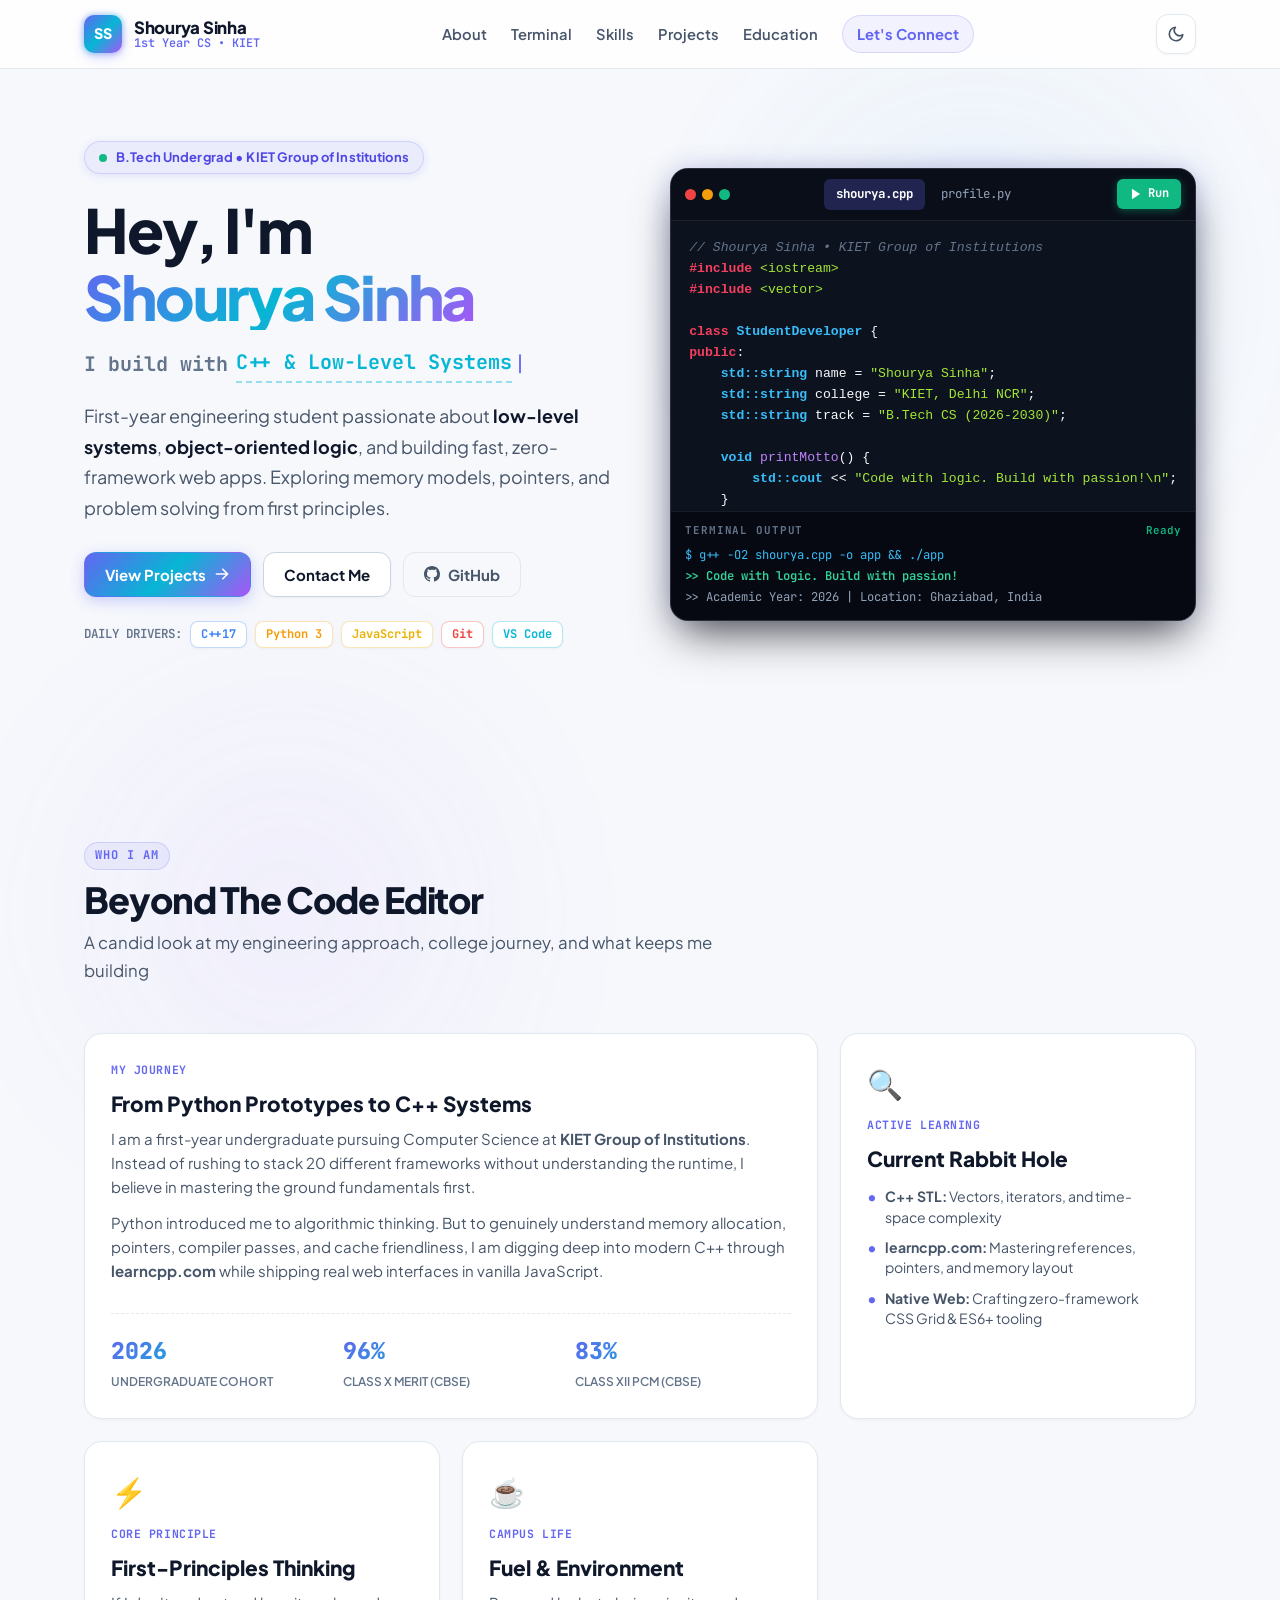
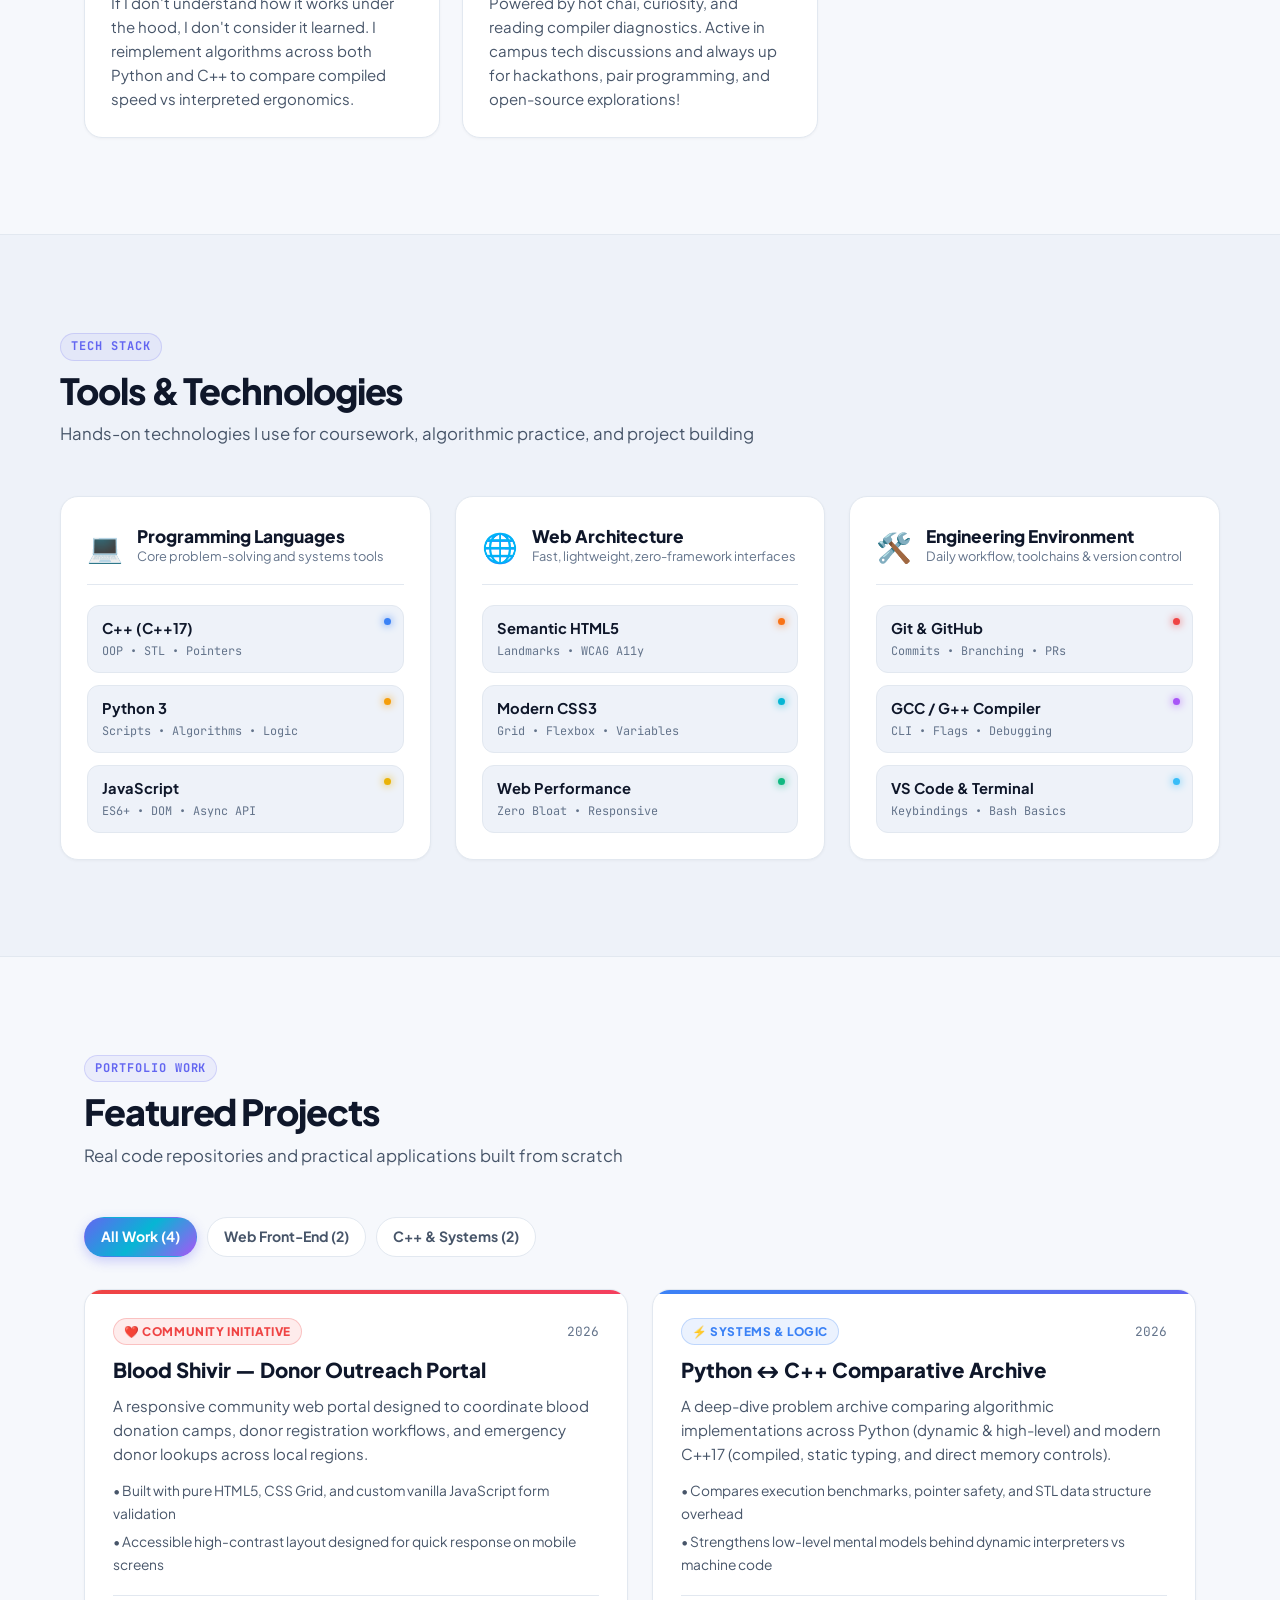
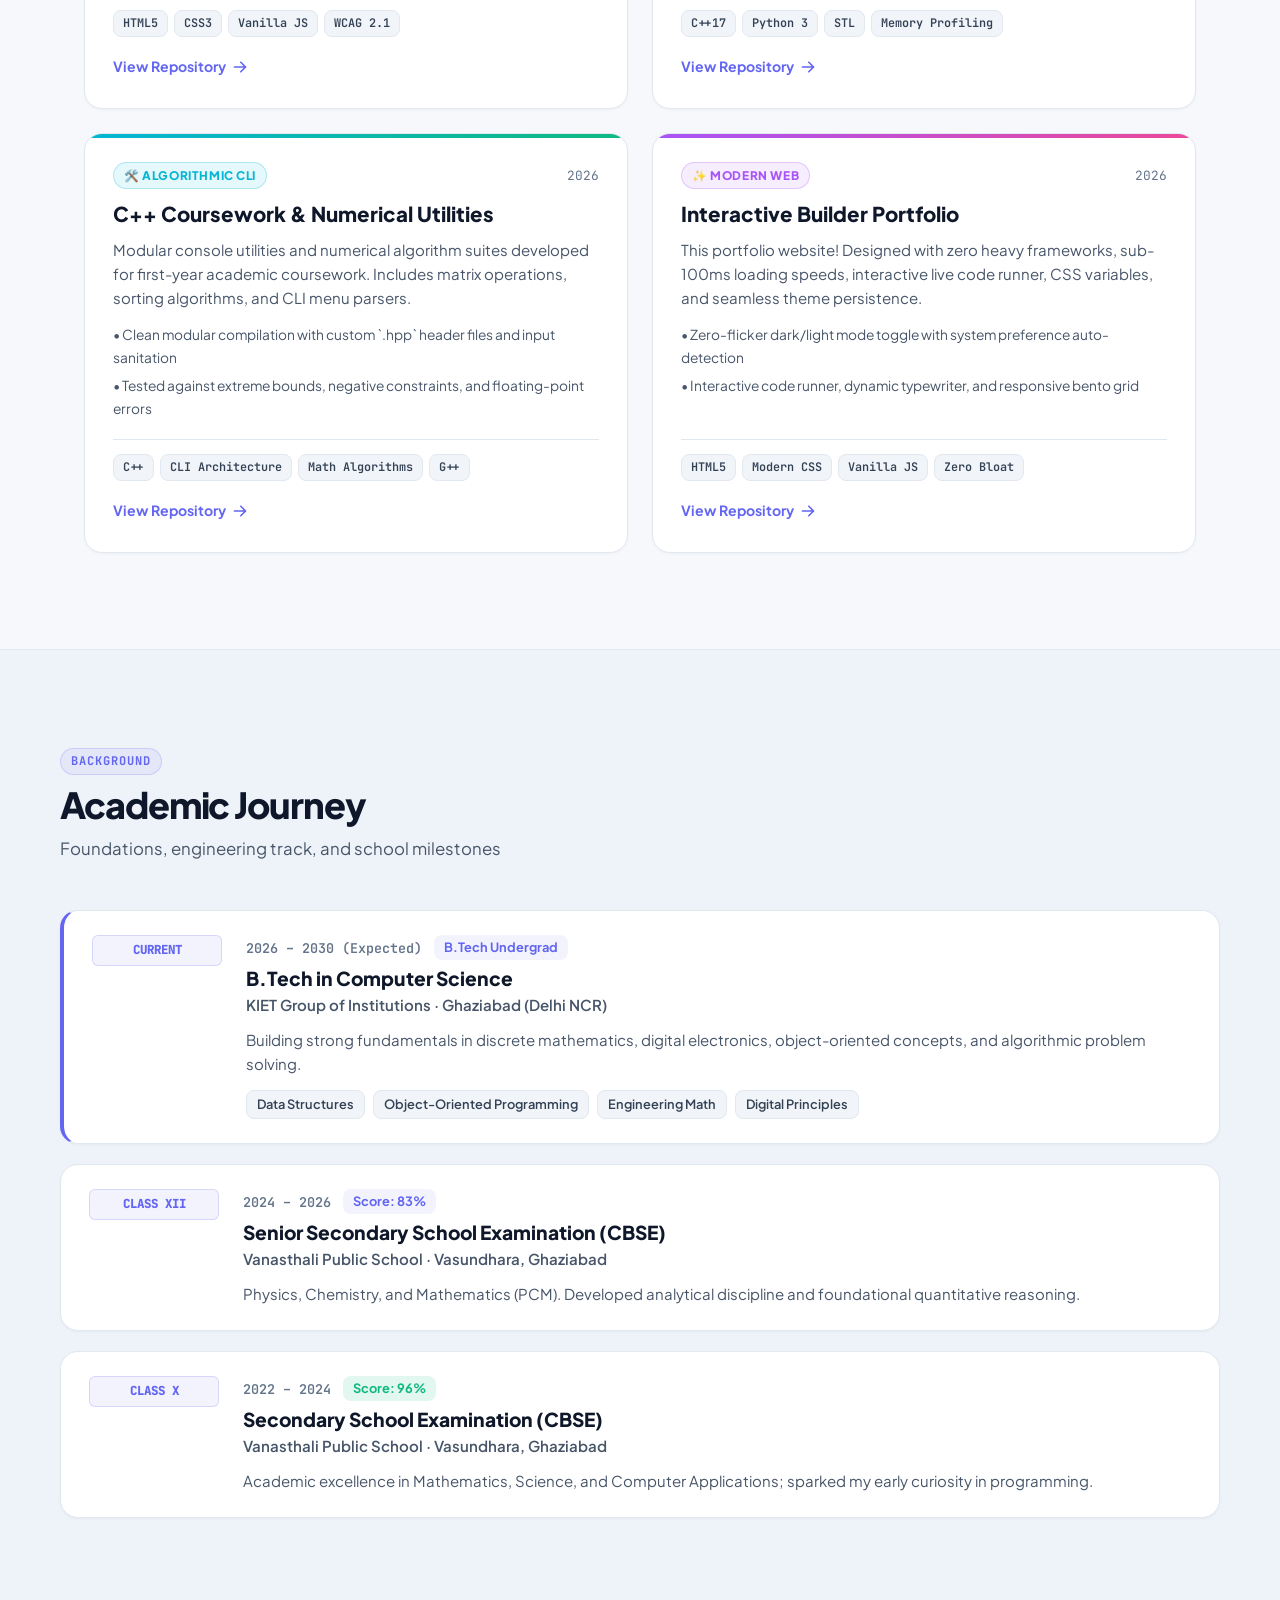
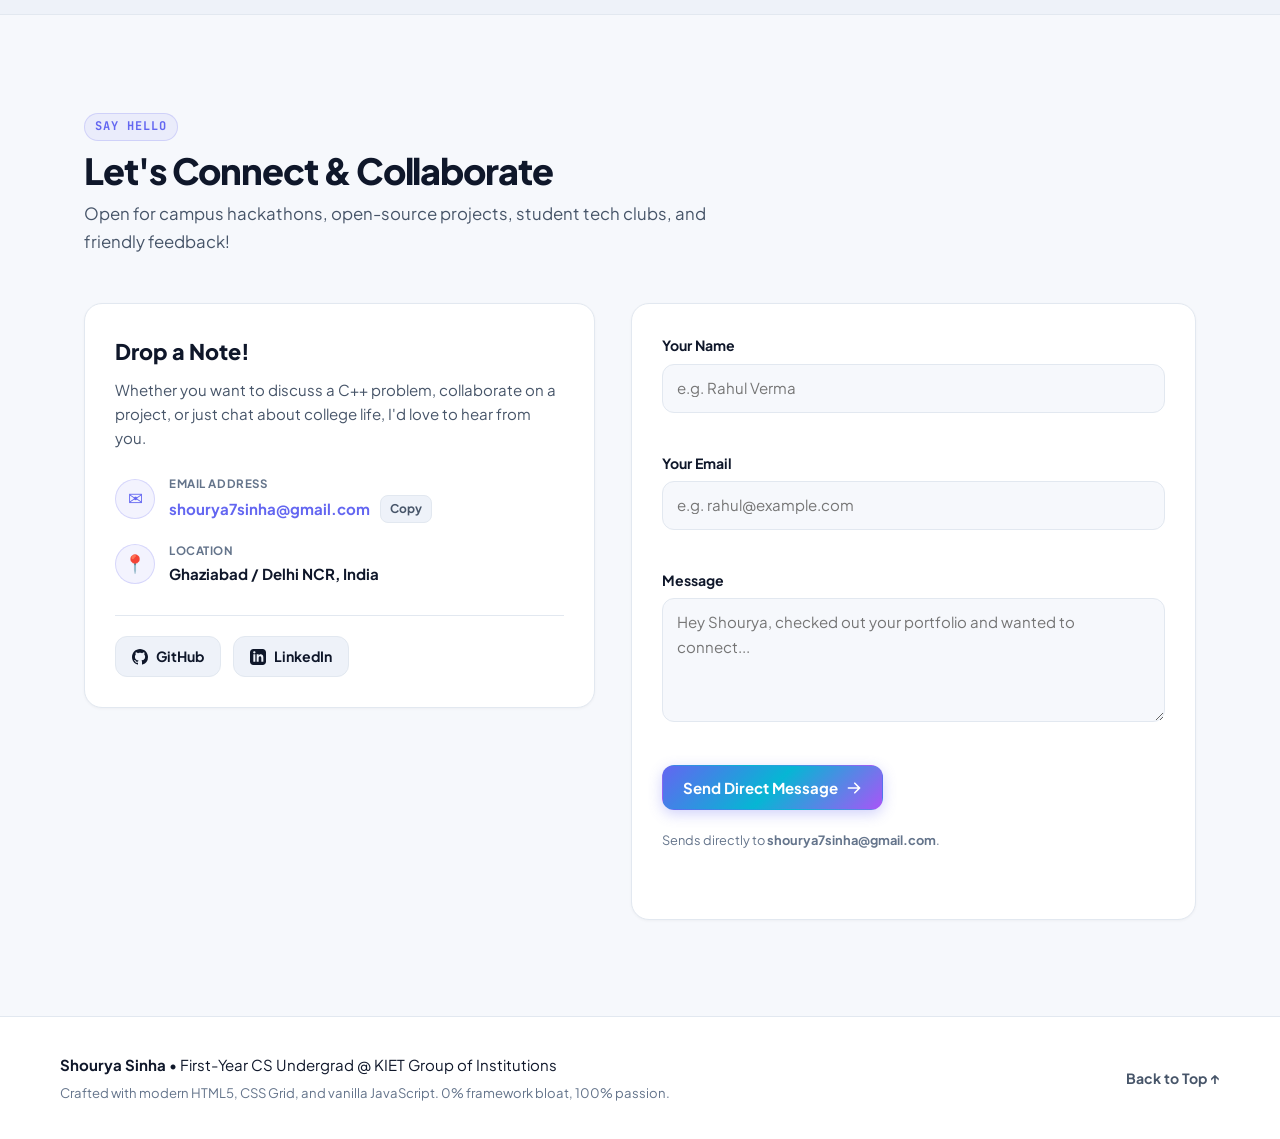
<file: index.html>
<!DOCTYPE html>
<html lang="en">
<head>
  <meta charset="UTF-8">
  <meta name="viewport" content="width=device-width, initial-scale=1.0">
  <title>Shourya Sinha | CS Student & Builder, KIET</title>
  <meta name="description" content="Personal creative portfolio of Shourya Sinha, a 1st-year Computer Science student at KIET Group of Institutions. Building with C++, Python, and modern web development.">
  
  <!-- Modern Clean & Expressive Typography -->
  <link rel="preconnect" href="https://fonts.googleapis.com">
  <link rel="preconnect" href="https://fonts.gstatic.com" crossorigin>
  <link href="https://fonts.googleapis.com/css2?family=Plus+Jakarta+Sans:wght@400;500;600;700;800;900&family=JetBrains+Mono:wght@400;500;600;700&display=swap" rel="stylesheet">
  
  <link rel="stylesheet" href="style.css">
  
  <!-- Prevent theme flicker on page load -->
  <script>
    (function() {
      const saved = localStorage.getItem('theme');
      const prefersDark = window.matchMedia('(prefers-color-scheme: dark)').matches;
      if (saved === 'dark' || (!saved && prefersDark)) {
        document.documentElement.setAttribute('data-theme', 'dark');
      }
    })();
  </script>
</head>
<body>
  <a class="skip-link" href="#main">Skip to main content</a>

  <!-- Ambient Glowing Background Blobs -->
  <div class="glow-orb orb-1" aria-hidden="true"></div>
  <div class="glow-orb orb-2" aria-hidden="true"></div>

  <!-- Top Sticky Navigation Bar -->
  <header class="header">
    <div class="nav-container">
      <a class="nav-brand" href="#home" aria-label="Shourya Sinha Home">
        <span class="brand-avatar">
          <span class="avatar-text">SS</span>
          <span class="avatar-ring"></span>
        </span>
        <div class="brand-info">
          <span class="brand-name">Shourya Sinha</span>
          <span class="brand-status">1st Year CS &bull; KIET</span>
        </div>
      </a>

      <button class="nav-toggle" id="menuBtn" aria-expanded="false" aria-controls="mainNav" aria-label="Toggle navigation menu">
        <span class="hamburger"></span>
      </button>

      <nav class="nav-links" id="mainNav" aria-label="Primary navigation">
        <a href="#about" class="nav-link">About</a>
        <a href="#playground" class="nav-link">Terminal</a>
        <a href="#skills" class="nav-link">Skills</a>
        <a href="#projects" class="nav-link">Projects</a>
        <a href="#education" class="nav-link">Education</a>
        <a href="#contact" class="nav-link nav-cta">Let's Connect</a>
      </nav>

      <div class="nav-actions">
        <button class="theme-toggle" id="themeBtn" type="button" aria-label="Toggle color theme" title="Toggle Dark/Light Mode">
          <svg class="icon sun-icon" viewBox="0 0 24 24" fill="none" stroke="currentColor" stroke-width="2.2" stroke-linecap="round" stroke-linejoin="round" aria-hidden="true">
            <circle cx="12" cy="12" r="5"></circle>
            <line x1="12" y1="1" x2="12" y2="3"></line>
            <line x1="12" y1="21" x2="12" y2="23"></line>
            <line x1="4.22" y1="4.22" x2="5.64" y2="5.64"></line>
            <line x1="18.36" y1="18.36" x2="19.78" y2="19.78"></line>
            <line x1="1" y1="12" x2="3" y2="12"></line>
            <line x1="21" y1="12" x2="23" y2="12"></line>
            <line x1="4.22" y1="19.78" x2="5.64" y2="18.36"></line>
            <line x1="18.36" y1="5.64" x2="19.78" y2="4.22"></line>
          </svg>
          <svg class="icon moon-icon" viewBox="0 0 24 24" fill="none" stroke="currentColor" stroke-width="2.2" stroke-linecap="round" stroke-linejoin="round" aria-hidden="true">
            <path d="M21 12.79A9 9 0 1 1 11.21 3 7 7 0 0 0 21 12.79z"></path>
          </svg>
        </button>
      </div>
    </div>
  </header>

  <main id="main">
    <!-- Hero Section -->
    <section id="home" class="hero-section">
      <div class="hero-grid">
        <div class="hero-content">
          <div class="status-badge">
            <span class="status-dot-pulse" aria-hidden="true"></span>
            <span>B.Tech Undergrad &bull; KIET Group of Institutions</span>
          </div>
          
          <h1 class="hero-title">
            Hey, I'm <span class="gradient-text">Shourya Sinha</span>
          </h1>
          
          <div class="typewriter-container">
            <span class="typewriter-prefix">I build with </span>
            <span class="typewriter-text" id="typewriterText">C++ & Algorithms</span>
            <span class="typewriter-cursor">|</span>
          </div>

          <p class="hero-lead">
            First-year engineering student passionate about <strong>low-level systems</strong>, <strong>object-oriented logic</strong>, and building fast, zero-framework web apps. Exploring memory models, pointers, and problem solving from first principles.
          </p>

          <div class="hero-cta-group">
            <a class="btn btn-primary glow-btn" href="#projects">
              <span>View Projects</span>
              <svg class="btn-icon" viewBox="0 0 20 20" fill="currentColor" aria-hidden="true"><path fill-rule="evenodd" d="M10.293 3.293a1 1 0 011.414 0l6 6a1 1 0 010 1.414l-6 6a1 1 0 01-1.414-1.414L14.586 11H3a1 1 0 110-2h11.586l-4.293-4.293a1 1 0 010-1.414z" clip-rule="evenodd"/></svg>
            </a>
            <a class="btn btn-secondary" href="#contact">Contact Me</a>
            <a class="btn btn-ghost" href="https://github.com/ShouryaS-dev" target="_blank" rel="noopener noreferrer">
              <svg class="btn-icon" viewBox="0 0 24 24" fill="currentColor" aria-hidden="true"><path d="M12 0C5.37 0 0 5.37 0 12c0 5.31 3.435 9.795 8.205 11.385.6.105.825-.255.825-.57 0-.285-.015-1.23-.015-2.235-3.015.555-3.795-.735-4.035-1.41-.135-.345-.72-1.41-1.23-1.695-.42-.225-1.02-.78-.015-.795.945-.015 1.62.87 1.845 1.23 1.08 1.815 2.805 1.305 3.495.99.105-.78.42-1.305.765-1.605-2.67-.3-5.46-1.335-5.46-5.925 0-1.305.465-2.385 1.23-3.225-.12-.3-.54-1.53.12-3.18 0 0 1.005-.315 3.3 1.23.96-.27 1.98-.405 3-.405s2.04.135 3 .405c2.295-1.56 3.3-1.23 3.3-1.23.66 1.65.24 2.88.12 3.18.765.84 1.23 1.905 1.23 3.225 0 4.605-2.805 5.625-5.475 5.925.435.375.81 1.095.81 2.22 0 1.605-.015 2.895-.015 3.3 0 .315.225.69.825.57A12.02 12.02 0 0024 12c0-6.63-5.37-12-12-12z"/></svg>
              <span>GitHub</span>
            </a>
          </div>

          <div class="hero-tech-pills">
            <span class="pill-label">Daily Drivers:</span>
            <span class="mini-pill cpp">C++17</span>
            <span class="mini-pill python">Python 3</span>
            <span class="mini-pill js">JavaScript</span>
            <span class="mini-pill git">Git</span>
            <span class="mini-pill vscode">VS Code</span>
          </div>
        </div>

        <!-- Interactive Interactive IDE / Code Runner Widget -->
        <div class="hero-interactive" id="playground">
          <div class="code-window">
            <div class="window-header">
              <div class="window-dots">
                <span class="dot red"></span>
                <span class="dot yellow"></span>
                <span class="dot green"></span>
              </div>
              <div class="window-tabs">
                <button class="tab-btn active" data-tab="cpp">shourya.cpp</button>
                <button class="tab-btn" data-tab="python">profile.py</button>
              </div>
              <button class="run-code-btn" id="runCodeBtn" title="Compile and Execute Code">
                <svg viewBox="0 0 24 24" width="14" height="14" fill="currentColor">
                  <polygon points="5 3 19 12 5 21 5 3"></polygon>
                </svg>
                <span>Run</span>
              </button>
            </div>

            <!-- Tab Content: C++ -->
            <div class="code-body active" id="tab-cpp">
              <pre><code><span class="token-comment">// Shourya Sinha &bull; KIET Group of Institutions</span>
<span class="token-keyword">#include</span> <span class="token-string">&lt;iostream&gt;</span>
<span class="token-keyword">#include</span> <span class="token-string">&lt;vector&gt;</span>

<span class="token-keyword">class</span> <span class="token-type">StudentDeveloper</span> {
<span class="token-keyword">public</span>:
    <span class="token-type">std::string</span> name = <span class="token-string">"Shourya Sinha"</span>;
    <span class="token-type">std::string</span> college = <span class="token-string">"KIET, Delhi NCR"</span>;
    <span class="token-type">std::string</span> track = <span class="token-string">"B.Tech CS (2026-2030)"</span>;
    
    <span class="token-type">void</span> <span class="token-function">printMotto</span>() {
        <span class="token-type">std::cout</span> &lt;&lt; <span class="token-string">"Code with logic. Build with passion!\n"</span>;
    }
};

<span class="token-type">int</span> <span class="token-function">main</span>() {
    <span class="token-type">StudentDeveloper</span> shourya;
    shourya.<span class="token-function">printMotto</span>();
    <span class="token-keyword">return</span> <span class="token-number">0</span>;
}</code></pre>
            </div>

            <!-- Tab Content: Python -->
            <div class="code-body" id="tab-python">
              <pre><code><span class="token-comment"># profile.py &bull; Quick snapshot</span>
<span class="token-keyword">class</span> <span class="token-type">Developer</span>:
    <span class="token-keyword">def</span> <span class="token-function">__init__</span>(<span class="token-variable">self</span>):
        <span class="token-variable">self</span>.name = <span class="token-string">"Shourya Sinha"</span>
        <span class="token-variable">self</span>.core = [<span class="token-string">"C++"</span>, <span class="token-string">"Python"</span>, <span class="token-string">"JS"</span>]
        <span class="token-variable">self</span>.current_focus = <span class="token-string">"learncpp.com & STL"</span>
        <span class="token-variable">self</span>.passion = <span class="token-string">"Clean code &amp; low-level speed"</span>

shourya = <span class="token-function">Developer</span>()
<span class="token-function">print</span>(f<span class="token-string">"{shourya.name} is online and building!"</span>)</code></pre>
            </div>

            <!-- Terminal Output Drawer -->
            <div class="terminal-drawer" id="terminalDrawer">
              <div class="terminal-bar">
                <span class="terminal-title">TERMINAL OUTPUT</span>
                <span class="terminal-status" id="terminalStatus">Ready</span>
              </div>
              <div class="terminal-logs" id="terminalLogs">
                <span class="term-line prompt">$ g++ -O2 shourya.cpp -o app &amp;&amp; ./app</span>
                <span class="term-line success">&gt;&gt; Code with logic. Build with passion!</span>
                <span class="term-line info">&gt;&gt; Academic Year: 2026 | Location: Ghaziabad, India</span>
              </div>
            </div>
          </div>
        </div>
      </div>
    </section>

    <!-- Bento Grid Section: About & Behind The Code -->
    <section id="about" class="section">
      <div class="section-header">
        <span class="section-tag">WHO I AM</span>
        <h2 class="section-title">Beyond The Code Editor</h2>
        <p class="section-subtitle">A candid look at my engineering approach, college journey, and what keeps me building</p>
      </div>

      <div class="bento-grid">
        <!-- Bento Card 1: Main Story -->
        <div class="bento-card bento-span-2 story-card">
          <div class="bento-badge">My Journey</div>
          <h3>From Python Prototypes to C++ Systems</h3>
          <p>
            I am a first-year undergraduate pursuing Computer Science at <strong>KIET Group of Institutions</strong>. Instead of rushing to stack 20 different frameworks without understanding the runtime, I believe in mastering the ground fundamentals first.
          </p>
          <p>
            Python introduced me to algorithmic thinking. But to genuinely understand memory allocation, pointers, compiler passes, and cache friendliness, I am digging deep into modern C++ through <strong>learncpp.com</strong> while shipping real web interfaces in vanilla JavaScript.
          </p>
          <div class="story-stats">
            <div class="stat-box">
              <span class="stat-number">2026</span>
              <span class="stat-text">Undergraduate Cohort</span>
            </div>
            <div class="stat-box">
              <span class="stat-number">96%</span>
              <span class="stat-text">Class X Merit (CBSE)</span>
            </div>
            <div class="stat-box">
              <span class="stat-number">83%</span>
              <span class="stat-text">Class XII PCM (CBSE)</span>
            </div>
          </div>
        </div>

        <!-- Bento Card 2: Current Focus / Rabbit Hole -->
        <div class="bento-card focus-card">
          <div class="bento-icon">🔍</div>
          <div class="bento-badge">Active Learning</div>
          <h3>Current Rabbit Hole</h3>
          <ul class="rabbit-hole-list">
            <li>
              <span class="bullet">&bull;</span>
              <span><strong>C++ STL:</strong> Vectors, iterators, and time-space complexity</span>
            </li>
            <li>
              <span class="bullet">&bull;</span>
              <span><strong>learncpp.com:</strong> Mastering references, pointers, and memory layout</span>
            </li>
            <li>
              <span class="bullet">&bull;</span>
              <span><strong>Native Web:</strong> Crafting zero-framework CSS Grid &amp; ES6+ tooling</span>
            </li>
          </ul>
        </div>

        <!-- Bento Card 3: Philosophy -->
        <div class="bento-card philosophy-card">
          <div class="bento-icon">⚡</div>
          <div class="bento-badge">Core Principle</div>
          <h3>First-Principles Thinking</h3>
          <p>
            If I don't understand how it works under the hood, I don't consider it learned. I reimplement algorithms across both Python and C++ to compare compiled speed vs interpreted ergonomics.
          </p>
        </div>

        <!-- Bento Card 4: Fun Fact / College Life -->
        <div class="bento-card college-life-card">
          <div class="bento-icon">☕</div>
          <div class="bento-badge">Campus Life</div>
          <h3>Fuel &amp; Environment</h3>
          <p>
            Powered by hot chai, curiosity, and reading compiler diagnostics. Active in campus tech discussions and always up for hackathons, pair programming, and open-source explorations!
          </p>
        </div>
      </div>
    </section>

    <!-- Skills Section with Vibrant Categorized Badges -->
    <section id="skills" class="section section-alt">
      <div class="section-header">
        <span class="section-tag">TECH STACK</span>
        <h2 class="section-title">Tools &amp; Technologies</h2>
        <p class="section-subtitle">Hands-on technologies I use for coursework, algorithmic practice, and project building</p>
      </div>

      <div class="skills-showcase">
        <!-- Category 1 -->
        <div class="skill-group-card">
          <div class="group-header">
            <span class="group-icon">💻</span>
            <div>
              <h3>Programming Languages</h3>
              <p>Core problem-solving and systems tools</p>
            </div>
          </div>
          <div class="badge-cloud">
            <div class="skill-badge badge-cpp">
              <span class="badge-dot"></span>
              <strong>C++ (C++17)</strong>
              <span class="badge-sub">OOP &bull; STL &bull; Pointers</span>
            </div>
            <div class="skill-badge badge-py">
              <span class="badge-dot"></span>
              <strong>Python 3</strong>
              <span class="badge-sub">Scripts &bull; Algorithms &bull; Logic</span>
            </div>
            <div class="skill-badge badge-js">
              <span class="badge-dot"></span>
              <strong>JavaScript</strong>
              <span class="badge-sub">ES6+ &bull; DOM &bull; Async API</span>
            </div>
          </div>
        </div>

        <!-- Category 2 -->
        <div class="skill-group-card">
          <div class="group-header">
            <span class="group-icon">🌐</span>
            <div>
              <h3>Web Architecture</h3>
              <p>Fast, lightweight, zero-framework interfaces</p>
            </div>
          </div>
          <div class="badge-cloud">
            <div class="skill-badge badge-html">
              <span class="badge-dot"></span>
              <strong>Semantic HTML5</strong>
              <span class="badge-sub">Landmarks &bull; WCAG A11y</span>
            </div>
            <div class="skill-badge badge-css">
              <span class="badge-dot"></span>
              <strong>Modern CSS3</strong>
              <span class="badge-sub">Grid &bull; Flexbox &bull; Variables</span>
            </div>
            <div class="skill-badge badge-perf">
              <span class="badge-dot"></span>
              <strong>Web Performance</strong>
              <span class="badge-sub">Zero Bloat &bull; Responsive</span>
            </div>
          </div>
        </div>

        <!-- Category 3 -->
        <div class="skill-group-card">
          <div class="group-header">
            <span class="group-icon">🛠️</span>
            <div>
              <h3>Engineering Environment</h3>
              <p>Daily workflow, toolchains &amp; version control</p>
            </div>
          </div>
          <div class="badge-cloud">
            <div class="skill-badge badge-git">
              <span class="badge-dot"></span>
              <strong>Git &amp; GitHub</strong>
              <span class="badge-sub">Commits &bull; Branching &bull; PRs</span>
            </div>
            <div class="skill-badge badge-gcc">
              <span class="badge-dot"></span>
              <strong>GCC / G++ Compiler</strong>
              <span class="badge-sub">CLI &bull; Flags &bull; Debugging</span>
            </div>
            <div class="skill-badge badge-vscode">
              <span class="badge-dot"></span>
              <strong>VS Code &amp; Terminal</strong>
              <span class="badge-sub">Keybindings &bull; Bash Basics</span>
            </div>
          </div>
        </div>
      </div>
    </section>

    <!-- Projects Section with Interactive Filter Pills -->
    <section id="projects" class="section">
      <div class="section-header">
        <span class="section-tag">PORTFOLIO WORK</span>
        <h2 class="section-title">Featured Projects</h2>
        <p class="section-subtitle">Real code repositories and practical applications built from scratch</p>
      </div>

      <div class="project-filters" role="group" aria-label="Filter projects by category">
        <button class="filter-btn active" data-filter="all">All Work (4)</button>
        <button class="filter-btn" data-filter="web">Web Front-End (2)</button>
        <button class="filter-btn" data-filter="code">C++ &amp; Systems (2)</button>
      </div>

      <div class="projects-grid">
        <!-- Project 1 -->
        <article class="project-card glow-card" data-category="web">
          <div class="card-accent-bar accent-red"></div>
          <div class="project-top">
            <span class="project-badge badge-live">❤️ Community Initiative</span>
            <span class="project-year">2026</span>
          </div>
          <h3 class="project-title">Blood Shivir &mdash; Donor Outreach Portal</h3>
          <p class="project-desc">
            A responsive community web portal designed to coordinate blood donation camps, donor registration workflows, and emergency donor lookups across local regions.
          </p>
          <div class="project-points">
            <div>&bull; Built with pure HTML5, CSS Grid, and custom vanilla JavaScript form validation</div>
            <div>&bull; Accessible high-contrast layout designed for quick response on mobile screens</div>
          </div>
          <div class="project-tech">
            <span>HTML5</span>
            <span>CSS3</span>
            <span>Vanilla JS</span>
            <span>WCAG 2.1</span>
          </div>
          <div class="project-links">
            <a href="https://github.com/ShouryaS-dev" class="link-btn" target="_blank" rel="noopener noreferrer">
              <span>View Repository</span>
              <svg viewBox="0 0 20 20" width="16" height="16" fill="currentColor"><path fill-rule="evenodd" d="M10.293 3.293a1 1 0 011.414 0l6 6a1 1 0 010 1.414l-6 6a1 1 0 01-1.414-1.414L14.586 11H3a1 1 0 110-2h11.586l-4.293-4.293a1 1 0 010-1.414z" clip-rule="evenodd"/></svg>
            </a>
          </div>
        </article>

        <!-- Project 2 -->
        <article class="project-card glow-card" data-category="code">
          <div class="card-accent-bar accent-blue"></div>
          <div class="project-top">
            <span class="project-badge badge-algo">⚡ Systems &amp; Logic</span>
            <span class="project-year">2026</span>
          </div>
          <h3 class="project-title">Python &harr; C++ Comparative Archive</h3>
          <p class="project-desc">
            A deep-dive problem archive comparing algorithmic implementations across Python (dynamic &amp; high-level) and modern C++17 (compiled, static typing, and direct memory controls).
          </p>
          <div class="project-points">
            <div>&bull; Compares execution benchmarks, pointer safety, and STL data structure overhead</div>
            <div>&bull; Strengthens low-level mental models behind dynamic interpreters vs machine code</div>
          </div>
          <div class="project-tech">
            <span>C++17</span>
            <span>Python 3</span>
            <span>STL</span>
            <span>Memory Profiling</span>
          </div>
          <div class="project-links">
            <a href="https://github.com/ShouryaS-dev" class="link-btn" target="_blank" rel="noopener noreferrer">
              <span>View Repository</span>
              <svg viewBox="0 0 20 20" width="16" height="16" fill="currentColor"><path fill-rule="evenodd" d="M10.293 3.293a1 1 0 011.414 0l6 6a1 1 0 010 1.414l-6 6a1 1 0 01-1.414-1.414L14.586 11H3a1 1 0 110-2h11.586l-4.293-4.293a1 1 0 010-1.414z" clip-rule="evenodd"/></svg>
            </a>
          </div>
        </article>

        <!-- Project 3 -->
        <article class="project-card glow-card" data-category="code">
          <div class="card-accent-bar accent-cyan"></div>
          <div class="project-top">
            <span class="project-badge badge-tools">🛠️ Algorithmic CLI</span>
            <span class="project-year">2026</span>
          </div>
          <h3 class="project-title">C++ Coursework &amp; Numerical Utilities</h3>
          <p class="project-desc">
            Modular console utilities and numerical algorithm suites developed for first-year academic coursework. Includes matrix operations, sorting algorithms, and CLI menu parsers.
          </p>
          <div class="project-points">
            <div>&bull; Clean modular compilation with custom `.hpp` header files and input sanitation</div>
            <div>&bull; Tested against extreme bounds, negative constraints, and floating-point errors</div>
          </div>
          <div class="project-tech">
            <span>C++</span>
            <span>CLI Architecture</span>
            <span>Math Algorithms</span>
            <span>G++</span>
          </div>
          <div class="project-links">
            <a href="https://github.com/ShouryaS-dev" class="link-btn" target="_blank" rel="noopener noreferrer">
              <span>View Repository</span>
              <svg viewBox="0 0 20 20" width="16" height="16" fill="currentColor"><path fill-rule="evenodd" d="M10.293 3.293a1 1 0 011.414 0l6 6a1 1 0 010 1.414l-6 6a1 1 0 01-1.414-1.414L14.586 11H3a1 1 0 110-2h11.586l-4.293-4.293a1 1 0 010-1.414z" clip-rule="evenodd"/></svg>
            </a>
          </div>
        </article>

        <!-- Project 4 -->
        <article class="project-card glow-card" data-category="web">
          <div class="card-accent-bar accent-purple"></div>
          <div class="project-top">
            <span class="project-badge badge-web">✨ Modern Web</span>
            <span class="project-year">2026</span>
          </div>
          <h3 class="project-title">Interactive Builder Portfolio</h3>
          <p class="project-desc">
            This portfolio website! Designed with zero heavy frameworks, sub-100ms loading speeds, interactive live code runner, CSS variables, and seamless theme persistence.
          </p>
          <div class="project-points">
            <div>&bull; Zero-flicker dark/light mode toggle with system preference auto-detection</div>
            <div>&bull; Interactive code runner, dynamic typewriter, and responsive bento grid</div>
          </div>
          <div class="project-tech">
            <span>HTML5</span>
            <span>Modern CSS</span>
            <span>Vanilla JS</span>
            <span>Zero Bloat</span>
          </div>
          <div class="project-links">
            <a href="https://github.com/ShouryaS-dev" class="link-btn" target="_blank" rel="noopener noreferrer">
              <span>View Repository</span>
              <svg viewBox="0 0 20 20" width="16" height="16" fill="currentColor"><path fill-rule="evenodd" d="M10.293 3.293a1 1 0 011.414 0l6 6a1 1 0 010 1.414l-6 6a1 1 0 01-1.414-1.414L14.586 11H3a1 1 0 110-2h11.586l-4.293-4.293a1 1 0 010-1.414z" clip-rule="evenodd"/></svg>
            </a>
          </div>
        </article>
      </div>
    </section>

    <!-- Education Timeline -->
    <section id="education" class="section section-alt">
      <div class="section-header">
        <span class="section-tag">BACKGROUND</span>
        <h2 class="section-title">Academic Journey</h2>
        <p class="section-subtitle">Foundations, engineering track, and school milestones</p>
      </div>

      <div class="timeline-container">
        <!-- Current Degree -->
        <div class="timeline-card current-track">
          <div class="timeline-glow-pill">CURRENT</div>
          <div class="timeline-main">
            <div class="timeline-meta">
              <span class="period">2026 &ndash; 2030 (Expected)</span>
              <span class="tag">B.Tech Undergrad</span>
            </div>
            <h3 class="timeline-title">B.Tech in Computer Science</h3>
            <p class="timeline-inst">KIET Group of Institutions &middot; Ghaziabad (Delhi NCR)</p>
            <p class="timeline-desc">
              Building strong fundamentals in discrete mathematics, digital electronics, object-oriented concepts, and algorithmic problem solving.
            </p>
            <div class="coursework-chips">
              <span class="chip">Data Structures</span>
              <span class="chip">Object-Oriented Programming</span>
              <span class="chip">Engineering Math</span>
              <span class="chip">Digital Principles</span>
            </div>
          </div>
        </div>

        <!-- Class XII -->
        <div class="timeline-card">
          <div class="timeline-glow-pill">CLASS XII</div>
          <div class="timeline-main">
            <div class="timeline-meta">
              <span class="period">2024 &ndash; 2026</span>
              <span class="score-tag">Score: 83%</span>
            </div>
            <h3 class="timeline-title">Senior Secondary School Examination (CBSE)</h3>
            <p class="timeline-inst">Vanasthali Public School &middot; Vasundhara, Ghaziabad</p>
            <p class="timeline-desc">
              Physics, Chemistry, and Mathematics (PCM). Developed analytical discipline and foundational quantitative reasoning.
            </p>
          </div>
        </div>

        <!-- Class X -->
        <div class="timeline-card">
          <div class="timeline-glow-pill">CLASS X</div>
          <div class="timeline-main">
            <div class="timeline-meta">
              <span class="period">2022 &ndash; 2024</span>
              <span class="score-tag highlight-score">Score: 96%</span>
            </div>
            <h3 class="timeline-title">Secondary School Examination (CBSE)</h3>
            <p class="timeline-inst">Vanasthali Public School &middot; Vasundhara, Ghaziabad</p>
            <p class="timeline-desc">
              Academic excellence in Mathematics, Science, and Computer Applications; sparked my early curiosity in programming.
            </p>
          </div>
        </div>
      </div>
    </section>

    <!-- Contact Section -->
    <section id="contact" class="section">
      <div class="section-header">
        <span class="section-tag">SAY HELLO</span>
        <h2 class="section-title">Let's Connect &amp; Collaborate</h2>
        <p class="section-subtitle">Open for campus hackathons, open-source projects, student tech clubs, and friendly feedback!</p>
      </div>

      <div class="contact-grid">
        <div class="contact-info-card">
          <div class="contact-glow-header">
            <h3>Drop a Note!</h3>
            <p>
              Whether you want to discuss a C++ problem, collaborate on a project, or just chat about college life, I'd love to hear from you.
            </p>
          </div>

          <div class="contact-methods">
            <div class="contact-row">
              <div class="contact-circle-icon">✉</div>
              <div class="contact-detail">
                <span class="label">Email Address</span>
                <div class="email-copy-wrapper">
                  <a href="mailto:shourya7sinha@gmail.com" class="value link" id="emailLink">shourya7sinha@gmail.com</a>
                  <button type="button" class="btn-copy" id="copyEmailBtn" aria-label="Copy email address to clipboard">
                    <span id="copyText">Copy</span>
                  </button>
                </div>
              </div>
            </div>

            <div class="contact-row">
              <div class="contact-circle-icon">📍</div>
              <div class="contact-detail">
                <span class="label">Location</span>
                <span class="value">Ghaziabad / Delhi NCR, India</span>
              </div>
            </div>
          </div>

          <div class="social-links-bar">
            <a href="https://github.com/ShouryaS-dev" class="social-link" target="_blank" rel="noopener noreferrer">
              <svg class="social-svg" viewBox="0 0 24 24" fill="currentColor" aria-hidden="true"><path d="M12 0C5.37 0 0 5.37 0 12c0 5.31 3.435 9.795 8.205 11.385.6.105.825-.255.825-.57 0-.285-.015-1.23-.015-2.235-3.015.555-3.795-.735-4.035-1.41-.135-.345-.72-1.41-1.23-1.695-.42-.225-1.02-.78-.015-.795.945-.015 1.62.87 1.845 1.23 1.08 1.815 2.805 1.305 3.495.99.105-.78.42-1.305.765-1.605-2.67-.3-5.46-1.335-5.46-5.925 0-1.305.465-2.385 1.23-3.225-.12-.3-.54-1.53.12-3.18 0 0 1.005-.315 3.3 1.23.96-.27 1.98-.405 3-.405s2.04.135 3 .405c2.295-1.56 3.3-1.23 3.3-1.23.66 1.65.24 2.88.12 3.18.765.84 1.23 1.905 1.23 3.225 0 4.605-2.805 5.625-5.475 5.925.435.375.81 1.095.81 2.22 0 1.605-.015 2.895-.015 3.3 0 .315.225.69.825.57A12.02 12.02 0 0024 12c0-6.63-5.37-12-12-12z"/></svg>
              <span>GitHub</span>
            </a>
            <a href="https://www.linkedin.com/in/shourya-sinha-9a6a12422/" class="social-link" target="_blank" rel="noopener noreferrer">
              <svg class="social-svg" viewBox="0 0 24 24" fill="currentColor" aria-hidden="true"><path d="M19 0h-14c-2.761 0-5 2.239-5 5v14c0 2.761 2.239 5 5 5h14c2.762 0 5-2.239 5-5v-14c0-2.761-2.238-5-5-5zm-11 19h-3v-11h3v11zm-1.5-12.268c-.966 0-1.75-.79-1.75-1.764s.784-1.764 1.75-1.764 1.75.79 1.75 1.764-.783 1.764-1.75 1.764zm13.5 12.268h-3v-5.604c0-3.368-4-3.113-4 0v5.604h-3v-11h3v1.765c1.396-2.586 7-2.777 7 2.476v6.759z"/></svg>
              <span>LinkedIn</span>
            </a>
          </div>
        </div>

        <form class="contact-form" id="contactForm" action="" method="POST" novalidate>
          <div class="form-field">
            <label for="name">Your Name</label>
            <input type="text" id="name" name="name" placeholder="e.g. Rahul Verma" autocomplete="name" required>
            <span class="field-error" id="name-err" role="alert"></span>
          </div>

          <div class="form-field">
            <label for="email">Your Email</label>
            <input type="email" id="email" name="email" placeholder="e.g. rahul@example.com" autocomplete="email" required>
            <span class="field-error" id="email-err" role="alert"></span>
          </div>

          <div class="form-field">
            <label for="message">Message</label>
            <textarea id="message" name="message" rows="4" placeholder="Hey Shourya, checked out your portfolio and wanted to connect..." required></textarea>
            <span class="field-error" id="message-err" role="alert"></span>
          </div>

          <button type="submit" class="btn btn-primary btn-submit glow-btn">
            <span>Send Direct Message</span>
            <svg class="btn-icon" viewBox="0 0 20 20" fill="currentColor" aria-hidden="true"><path fill-rule="evenodd" d="M10.293 3.293a1 1 0 011.414 0l6 6a1 1 0 010 1.414l-6 6a1 1 0 01-1.414-1.414L14.586 11H3a1 1 0 110-2h11.586l-4.293-4.293a1 1 0 010-1.414z" clip-rule="evenodd"/></svg>
          </button>

          <p class="form-hint">Sends directly to <strong>shourya7sinha@gmail.com</strong>.</p>
          
          <div class="form-status" id="formStatus" role="status"></div>
        </form>
      </div>
    </section>
  </main>

  <!-- Footer -->
  <footer class="footer">
    <div class="footer-container">
      <div class="footer-info">
        <p class="footer-author">
          <strong>Shourya Sinha</strong> &bull; First-Year CS Undergrad @ KIET Group of Institutions
        </p>
        <p class="footer-meta">Crafted with modern HTML5, CSS Grid, and vanilla JavaScript. 0% framework bloat, 100% passion.</p>
      </div>
      <div class="footer-links">
        <a href="#home">Back to Top &uarr;</a>
      </div>
    </div>
  </footer>

  <script src="script.js"></script>
</body>
</html>
</file>
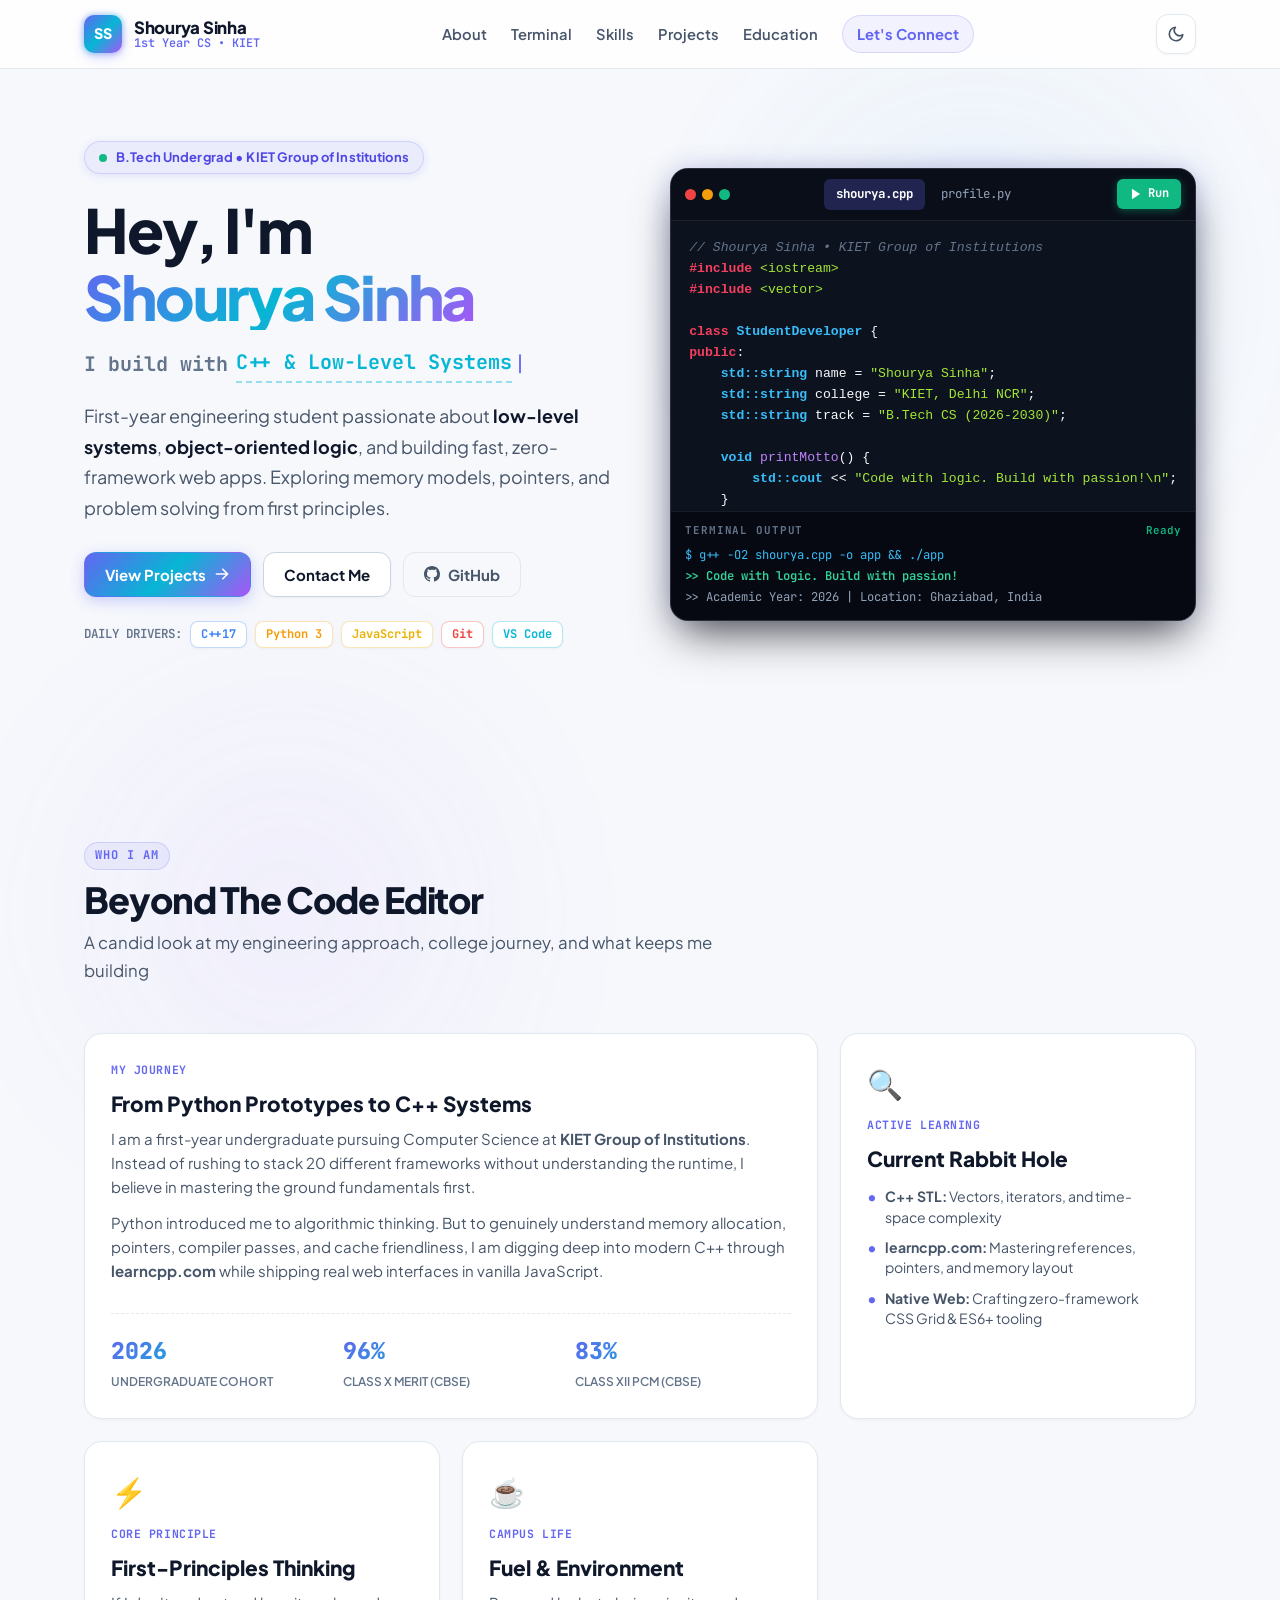
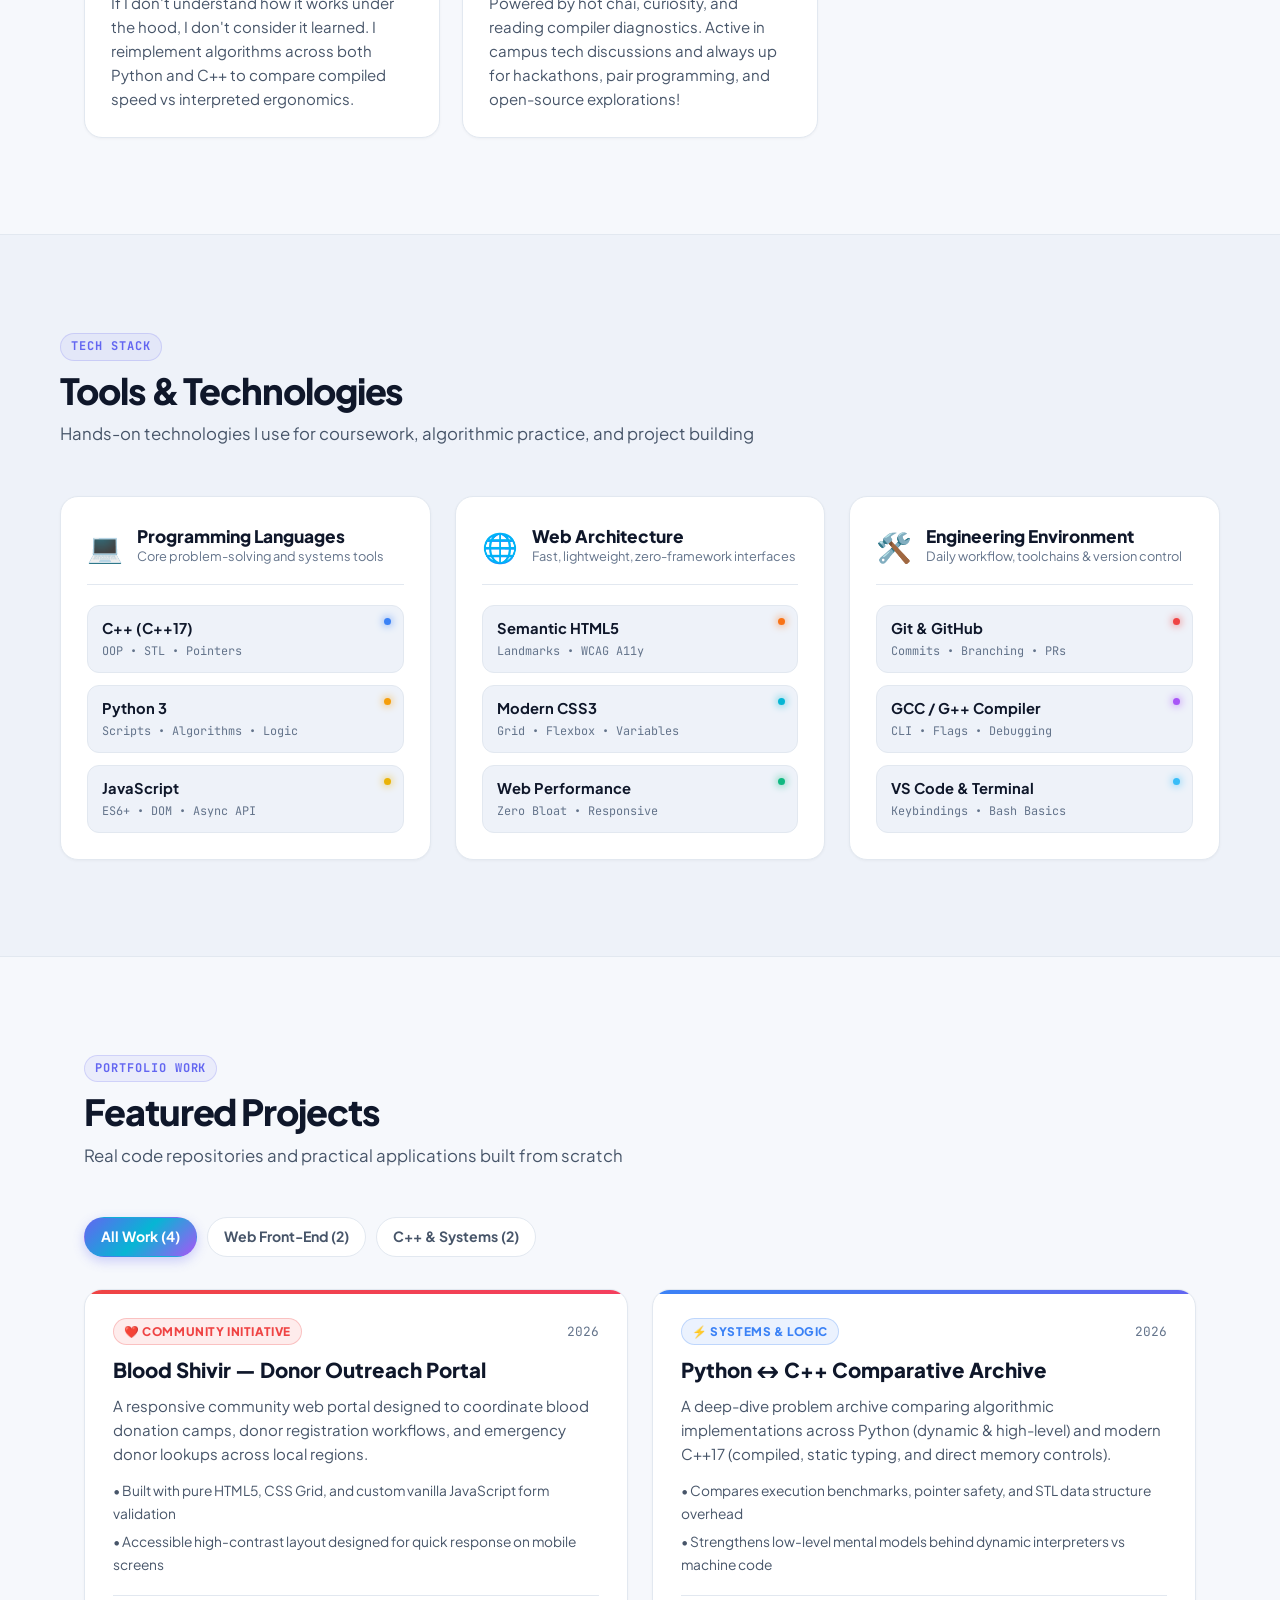
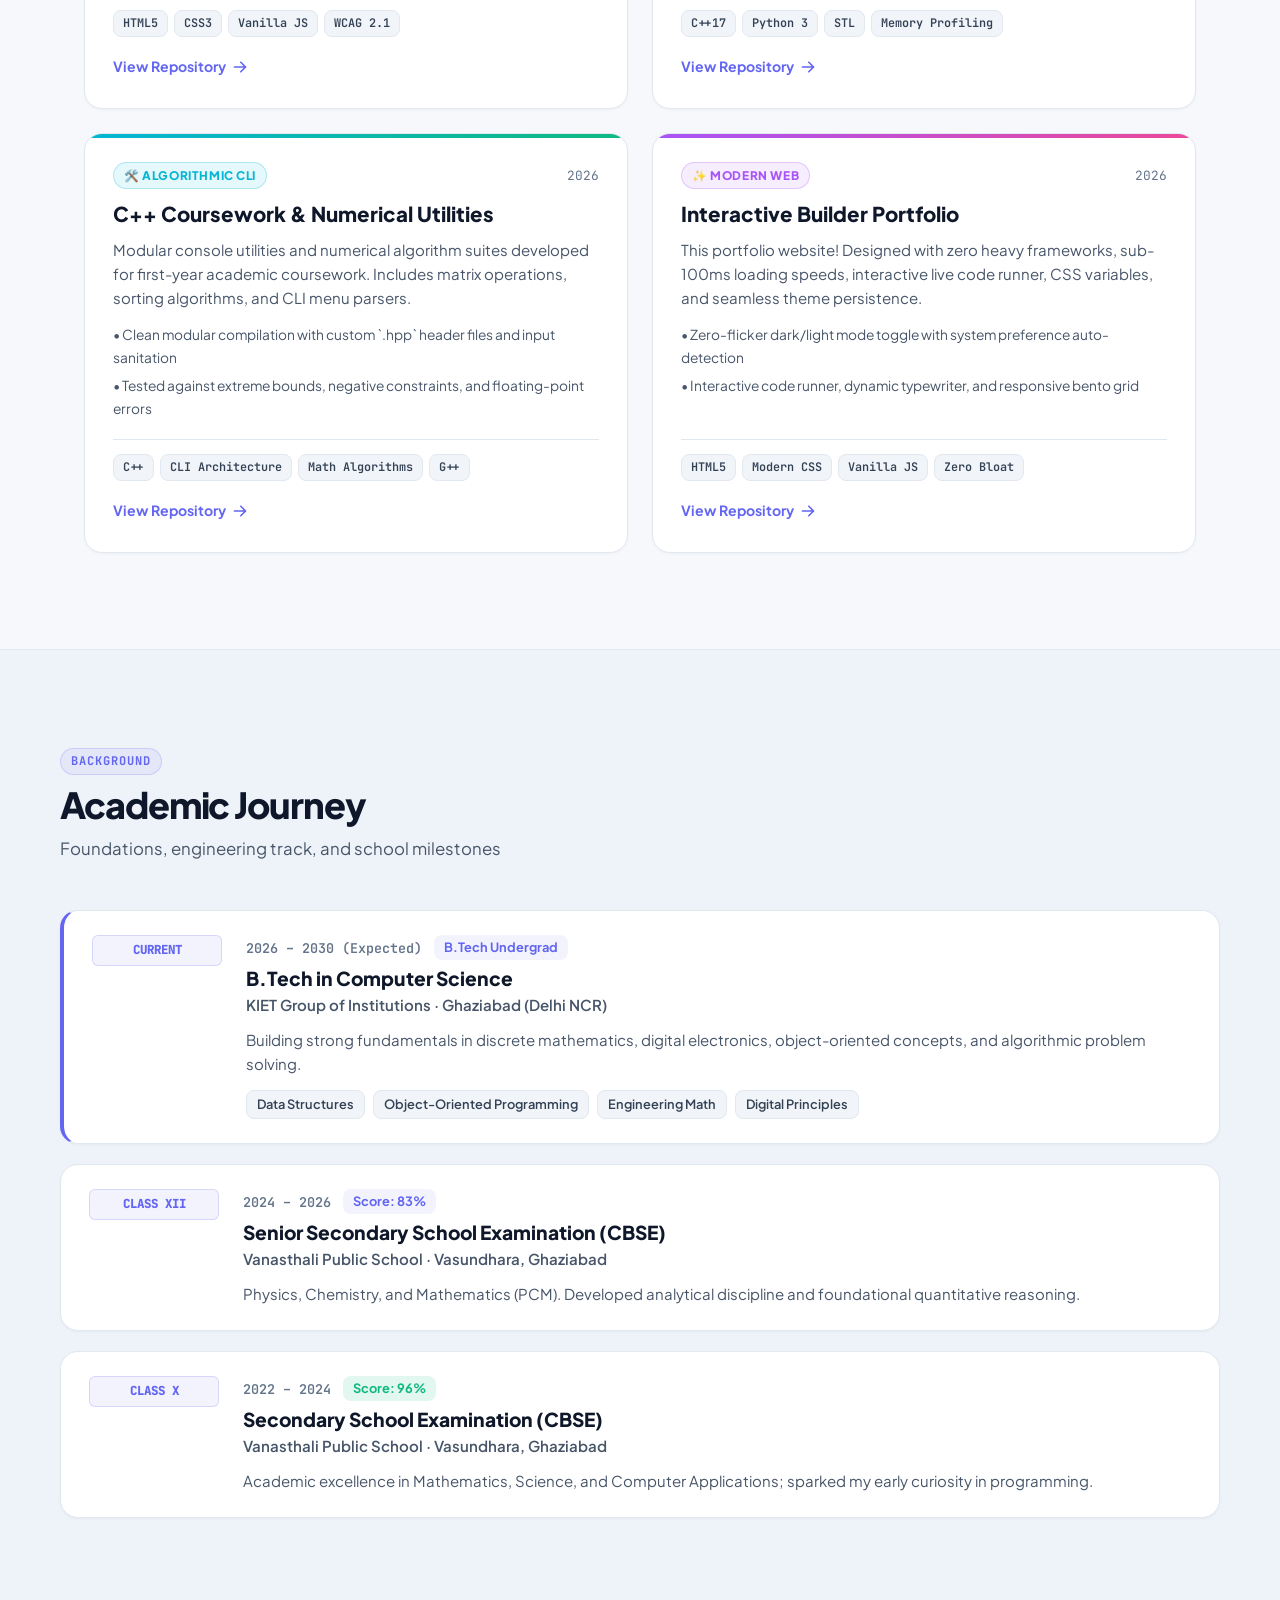
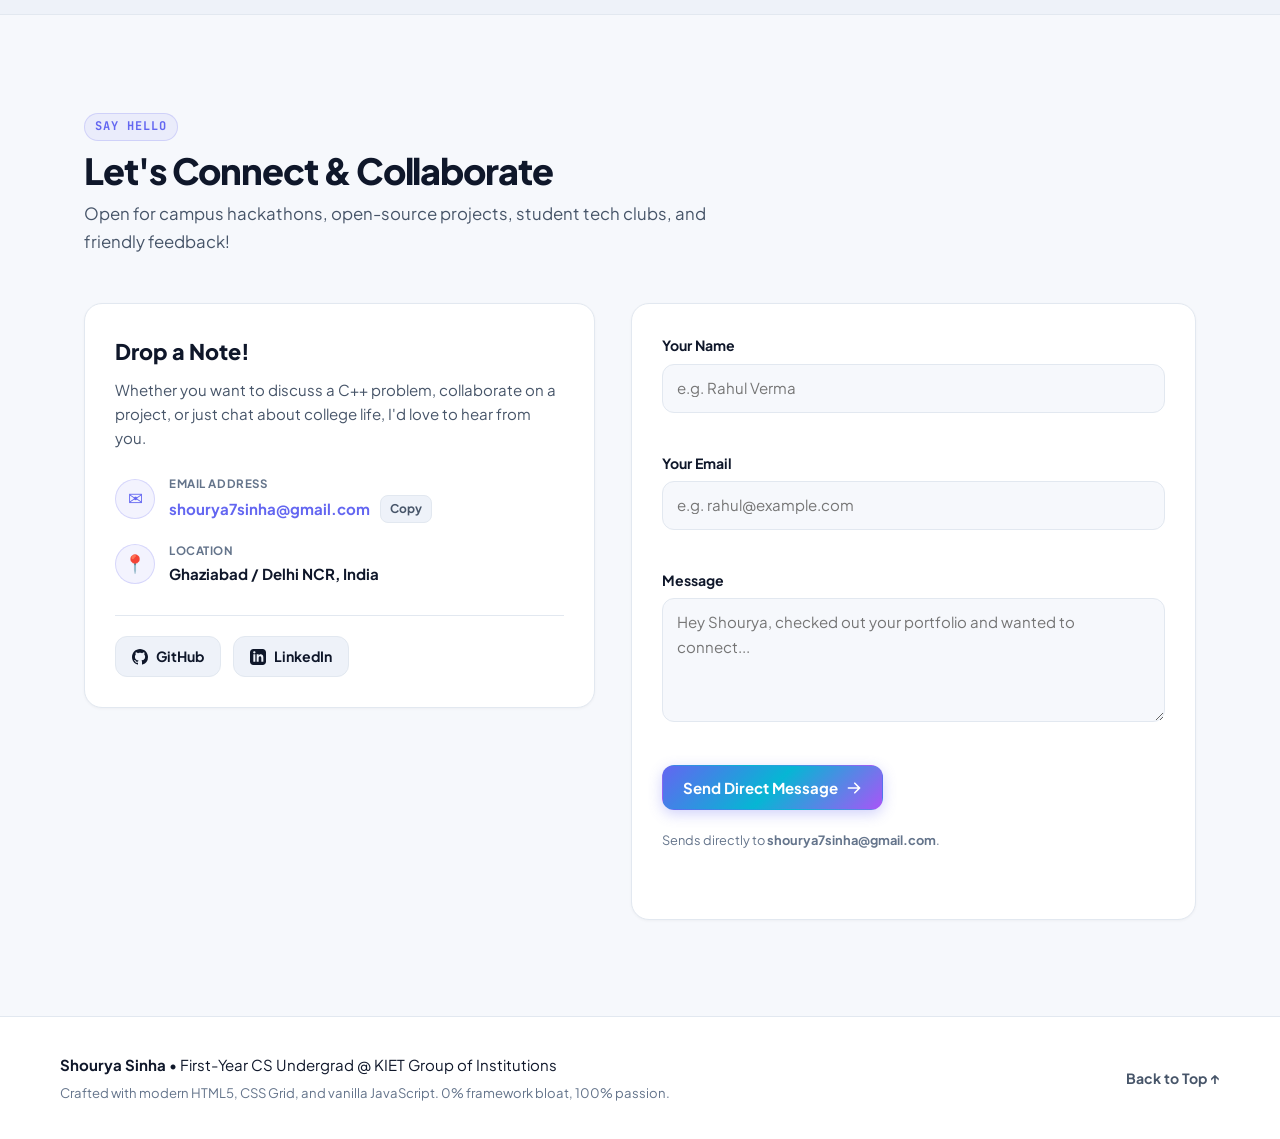
<file: Portfolio/index.html>
<!DOCTYPE html>
<html lang="en">
<head>
  <meta charset="UTF-8">
  <meta name="viewport" content="width=device-width, initial-scale=1.0">
  <title>Shourya Sinha | CS Student & Builder, KIET</title>
  <meta name="description" content="Personal creative portfolio of Shourya Sinha, a 1st-year Computer Science student at KIET Group of Institutions. Building with C++, Python, and modern web development.">
  
  <!-- Modern Clean & Expressive Typography -->
  <link rel="preconnect" href="https://fonts.googleapis.com">
  <link rel="preconnect" href="https://fonts.gstatic.com" crossorigin>
  <link href="https://fonts.googleapis.com/css2?family=Plus+Jakarta+Sans:wght@400;500;600;700;800;900&family=JetBrains+Mono:wght@400;500;600;700&display=swap" rel="stylesheet">
  
  <link rel="stylesheet" href="style.css">
  
  <!-- Prevent theme flicker on page load -->
  <script>
    (function() {
      const saved = localStorage.getItem('theme');
      const prefersDark = window.matchMedia('(prefers-color-scheme: dark)').matches;
      if (saved === 'dark' || (!saved && prefersDark)) {
        document.documentElement.setAttribute('data-theme', 'dark');
      }
    })();
  </script>
</head>
<body>
  <a class="skip-link" href="#main">Skip to main content</a>

  <!-- Ambient Glowing Background Blobs -->
  <div class="glow-orb orb-1" aria-hidden="true"></div>
  <div class="glow-orb orb-2" aria-hidden="true"></div>

  <!-- Top Sticky Navigation Bar -->
  <header class="header">
    <div class="nav-container">
      <a class="nav-brand" href="#home" aria-label="Shourya Sinha Home">
        <span class="brand-avatar">
          <span class="avatar-text">SS</span>
          <span class="avatar-ring"></span>
        </span>
        <div class="brand-info">
          <span class="brand-name">Shourya Sinha</span>
          <span class="brand-status">1st Year CS &bull; KIET</span>
        </div>
      </a>

      <button class="nav-toggle" id="menuBtn" aria-expanded="false" aria-controls="mainNav" aria-label="Toggle navigation menu">
        <span class="hamburger"></span>
      </button>

      <nav class="nav-links" id="mainNav" aria-label="Primary navigation">
        <a href="#about" class="nav-link">About</a>
        <a href="#playground" class="nav-link">Terminal</a>
        <a href="#skills" class="nav-link">Skills</a>
        <a href="#projects" class="nav-link">Projects</a>
        <a href="#education" class="nav-link">Education</a>
        <a href="#contact" class="nav-link nav-cta">Let's Connect</a>
      </nav>

      <div class="nav-actions">
        <button class="theme-toggle" id="themeBtn" type="button" aria-label="Toggle color theme" title="Toggle Dark/Light Mode">
          <svg class="icon sun-icon" viewBox="0 0 24 24" fill="none" stroke="currentColor" stroke-width="2.2" stroke-linecap="round" stroke-linejoin="round" aria-hidden="true">
            <circle cx="12" cy="12" r="5"></circle>
            <line x1="12" y1="1" x2="12" y2="3"></line>
            <line x1="12" y1="21" x2="12" y2="23"></line>
            <line x1="4.22" y1="4.22" x2="5.64" y2="5.64"></line>
            <line x1="18.36" y1="18.36" x2="19.78" y2="19.78"></line>
            <line x1="1" y1="12" x2="3" y2="12"></line>
            <line x1="21" y1="12" x2="23" y2="12"></line>
            <line x1="4.22" y1="19.78" x2="5.64" y2="18.36"></line>
            <line x1="18.36" y1="5.64" x2="19.78" y2="4.22"></line>
          </svg>
          <svg class="icon moon-icon" viewBox="0 0 24 24" fill="none" stroke="currentColor" stroke-width="2.2" stroke-linecap="round" stroke-linejoin="round" aria-hidden="true">
            <path d="M21 12.79A9 9 0 1 1 11.21 3 7 7 0 0 0 21 12.79z"></path>
          </svg>
        </button>
      </div>
    </div>
  </header>

  <main id="main">
    <!-- Hero Section -->
    <section id="home" class="hero-section">
      <div class="hero-grid">
        <div class="hero-content">
          <div class="status-badge">
            <span class="status-dot-pulse" aria-hidden="true"></span>
            <span>B.Tech Undergrad &bull; KIET Group of Institutions</span>
          </div>
          
          <h1 class="hero-title">
            Hey, I'm <span class="gradient-text">Shourya Sinha</span>
          </h1>
          
          <div class="typewriter-container">
            <span class="typewriter-prefix">I build with </span>
            <span class="typewriter-text" id="typewriterText">C++ & Algorithms</span>
            <span class="typewriter-cursor">|</span>
          </div>

          <p class="hero-lead">
            First-year engineering student passionate about <strong>low-level systems</strong>, <strong>object-oriented logic</strong>, and building fast, zero-framework web apps. Exploring memory models, pointers, and problem solving from first principles.
          </p>

          <div class="hero-cta-group">
            <a class="btn btn-primary glow-btn" href="#projects">
              <span>View Projects</span>
              <svg class="btn-icon" viewBox="0 0 20 20" fill="currentColor" aria-hidden="true"><path fill-rule="evenodd" d="M10.293 3.293a1 1 0 011.414 0l6 6a1 1 0 010 1.414l-6 6a1 1 0 01-1.414-1.414L14.586 11H3a1 1 0 110-2h11.586l-4.293-4.293a1 1 0 010-1.414z" clip-rule="evenodd"/></svg>
            </a>
            <a class="btn btn-secondary" href="#contact">Contact Me</a>
            <a class="btn btn-ghost" href="https://github.com/ShouryaS-dev" target="_blank" rel="noopener noreferrer">
              <svg class="btn-icon" viewBox="0 0 24 24" fill="currentColor" aria-hidden="true"><path d="M12 0C5.37 0 0 5.37 0 12c0 5.31 3.435 9.795 8.205 11.385.6.105.825-.255.825-.57 0-.285-.015-1.23-.015-2.235-3.015.555-3.795-.735-4.035-1.41-.135-.345-.72-1.41-1.23-1.695-.42-.225-1.02-.78-.015-.795.945-.015 1.62.87 1.845 1.23 1.08 1.815 2.805 1.305 3.495.99.105-.78.42-1.305.765-1.605-2.67-.3-5.46-1.335-5.46-5.925 0-1.305.465-2.385 1.23-3.225-.12-.3-.54-1.53.12-3.18 0 0 1.005-.315 3.3 1.23.96-.27 1.98-.405 3-.405s2.04.135 3 .405c2.295-1.56 3.3-1.23 3.3-1.23.66 1.65.24 2.88.12 3.18.765.84 1.23 1.905 1.23 3.225 0 4.605-2.805 5.625-5.475 5.925.435.375.81 1.095.81 2.22 0 1.605-.015 2.895-.015 3.3 0 .315.225.69.825.57A12.02 12.02 0 0024 12c0-6.63-5.37-12-12-12z"/></svg>
              <span>GitHub</span>
            </a>
          </div>

          <div class="hero-tech-pills">
            <span class="pill-label">Daily Drivers:</span>
            <span class="mini-pill cpp">C++17</span>
            <span class="mini-pill python">Python 3</span>
            <span class="mini-pill js">JavaScript</span>
            <span class="mini-pill git">Git</span>
            <span class="mini-pill vscode">VS Code</span>
          </div>
        </div>

        <!-- Interactive Interactive IDE / Code Runner Widget -->
        <div class="hero-interactive" id="playground">
          <div class="code-window">
            <div class="window-header">
              <div class="window-dots">
                <span class="dot red"></span>
                <span class="dot yellow"></span>
                <span class="dot green"></span>
              </div>
              <div class="window-tabs">
                <button class="tab-btn active" data-tab="cpp">shourya.cpp</button>
                <button class="tab-btn" data-tab="python">profile.py</button>
              </div>
              <button class="run-code-btn" id="runCodeBtn" title="Compile and Execute Code">
                <svg viewBox="0 0 24 24" width="14" height="14" fill="currentColor">
                  <polygon points="5 3 19 12 5 21 5 3"></polygon>
                </svg>
                <span>Run</span>
              </button>
            </div>

            <!-- Tab Content: C++ -->
            <div class="code-body active" id="tab-cpp">
              <pre><code><span class="token-comment">// Shourya Sinha &bull; KIET Group of Institutions</span>
<span class="token-keyword">#include</span> <span class="token-string">&lt;iostream&gt;</span>
<span class="token-keyword">#include</span> <span class="token-string">&lt;vector&gt;</span>

<span class="token-keyword">class</span> <span class="token-type">StudentDeveloper</span> {
<span class="token-keyword">public</span>:
    <span class="token-type">std::string</span> name = <span class="token-string">"Shourya Sinha"</span>;
    <span class="token-type">std::string</span> college = <span class="token-string">"KIET, Delhi NCR"</span>;
    <span class="token-type">std::string</span> track = <span class="token-string">"B.Tech CS (2026-2030)"</span>;
    
    <span class="token-type">void</span> <span class="token-function">printMotto</span>() {
        <span class="token-type">std::cout</span> &lt;&lt; <span class="token-string">"Code with logic. Build with passion!\n"</span>;
    }
};

<span class="token-type">int</span> <span class="token-function">main</span>() {
    <span class="token-type">StudentDeveloper</span> shourya;
    shourya.<span class="token-function">printMotto</span>();
    <span class="token-keyword">return</span> <span class="token-number">0</span>;
}</code></pre>
            </div>

            <!-- Tab Content: Python -->
            <div class="code-body" id="tab-python">
              <pre><code><span class="token-comment"># profile.py &bull; Quick snapshot</span>
<span class="token-keyword">class</span> <span class="token-type">Developer</span>:
    <span class="token-keyword">def</span> <span class="token-function">__init__</span>(<span class="token-variable">self</span>):
        <span class="token-variable">self</span>.name = <span class="token-string">"Shourya Sinha"</span>
        <span class="token-variable">self</span>.core = [<span class="token-string">"C++"</span>, <span class="token-string">"Python"</span>, <span class="token-string">"JS"</span>]
        <span class="token-variable">self</span>.current_focus = <span class="token-string">"learncpp.com & STL"</span>
        <span class="token-variable">self</span>.passion = <span class="token-string">"Clean code &amp; low-level speed"</span>

shourya = <span class="token-function">Developer</span>()
<span class="token-function">print</span>(f<span class="token-string">"{shourya.name} is online and building!"</span>)</code></pre>
            </div>

            <!-- Terminal Output Drawer -->
            <div class="terminal-drawer" id="terminalDrawer">
              <div class="terminal-bar">
                <span class="terminal-title">TERMINAL OUTPUT</span>
                <span class="terminal-status" id="terminalStatus">Ready</span>
              </div>
              <div class="terminal-logs" id="terminalLogs">
                <span class="term-line prompt">$ g++ -O2 shourya.cpp -o app &amp;&amp; ./app</span>
                <span class="term-line success">&gt;&gt; Code with logic. Build with passion!</span>
                <span class="term-line info">&gt;&gt; Academic Year: 2026 | Location: Ghaziabad, India</span>
              </div>
            </div>
          </div>
        </div>
      </div>
    </section>

    <!-- Bento Grid Section: About & Behind The Code -->
    <section id="about" class="section">
      <div class="section-header">
        <span class="section-tag">WHO I AM</span>
        <h2 class="section-title">Beyond The Code Editor</h2>
        <p class="section-subtitle">A candid look at my engineering approach, college journey, and what keeps me building</p>
      </div>

      <div class="bento-grid">
        <!-- Bento Card 1: Main Story -->
        <div class="bento-card bento-span-2 story-card">
          <div class="bento-badge">My Journey</div>
          <h3>From Python Prototypes to C++ Systems</h3>
          <p>
            I am a first-year undergraduate pursuing Computer Science at <strong>KIET Group of Institutions</strong>. Instead of rushing to stack 20 different frameworks without understanding the runtime, I believe in mastering the ground fundamentals first.
          </p>
          <p>
            Python introduced me to algorithmic thinking. But to genuinely understand memory allocation, pointers, compiler passes, and cache friendliness, I am digging deep into modern C++ through <strong>learncpp.com</strong> while shipping real web interfaces in vanilla JavaScript.
          </p>
          <div class="story-stats">
            <div class="stat-box">
              <span class="stat-number">2026</span>
              <span class="stat-text">Undergraduate Cohort</span>
            </div>
            <div class="stat-box">
              <span class="stat-number">96%</span>
              <span class="stat-text">Class X Merit (CBSE)</span>
            </div>
            <div class="stat-box">
              <span class="stat-number">83%</span>
              <span class="stat-text">Class XII PCM (CBSE)</span>
            </div>
          </div>
        </div>

        <!-- Bento Card 2: Current Focus / Rabbit Hole -->
        <div class="bento-card focus-card">
          <div class="bento-icon">🔍</div>
          <div class="bento-badge">Active Learning</div>
          <h3>Current Rabbit Hole</h3>
          <ul class="rabbit-hole-list">
            <li>
              <span class="bullet">&bull;</span>
              <span><strong>C++ STL:</strong> Vectors, iterators, and time-space complexity</span>
            </li>
            <li>
              <span class="bullet">&bull;</span>
              <span><strong>learncpp.com:</strong> Mastering references, pointers, and memory layout</span>
            </li>
            <li>
              <span class="bullet">&bull;</span>
              <span><strong>Native Web:</strong> Crafting zero-framework CSS Grid &amp; ES6+ tooling</span>
            </li>
          </ul>
        </div>

        <!-- Bento Card 3: Philosophy -->
        <div class="bento-card philosophy-card">
          <div class="bento-icon">⚡</div>
          <div class="bento-badge">Core Principle</div>
          <h3>First-Principles Thinking</h3>
          <p>
            If I don't understand how it works under the hood, I don't consider it learned. I reimplement algorithms across both Python and C++ to compare compiled speed vs interpreted ergonomics.
          </p>
        </div>

        <!-- Bento Card 4: Fun Fact / College Life -->
        <div class="bento-card college-life-card">
          <div class="bento-icon">☕</div>
          <div class="bento-badge">Campus Life</div>
          <h3>Fuel &amp; Environment</h3>
          <p>
            Powered by hot chai, curiosity, and reading compiler diagnostics. Active in campus tech discussions and always up for hackathons, pair programming, and open-source explorations!
          </p>
        </div>
      </div>
    </section>

    <!-- Skills Section with Vibrant Categorized Badges -->
    <section id="skills" class="section section-alt">
      <div class="section-header">
        <span class="section-tag">TECH STACK</span>
        <h2 class="section-title">Tools &amp; Technologies</h2>
        <p class="section-subtitle">Hands-on technologies I use for coursework, algorithmic practice, and project building</p>
      </div>

      <div class="skills-showcase">
        <!-- Category 1 -->
        <div class="skill-group-card">
          <div class="group-header">
            <span class="group-icon">💻</span>
            <div>
              <h3>Programming Languages</h3>
              <p>Core problem-solving and systems tools</p>
            </div>
          </div>
          <div class="badge-cloud">
            <div class="skill-badge badge-cpp">
              <span class="badge-dot"></span>
              <strong>C++ (C++17)</strong>
              <span class="badge-sub">OOP &bull; STL &bull; Pointers</span>
            </div>
            <div class="skill-badge badge-py">
              <span class="badge-dot"></span>
              <strong>Python 3</strong>
              <span class="badge-sub">Scripts &bull; Algorithms &bull; Logic</span>
            </div>
            <div class="skill-badge badge-js">
              <span class="badge-dot"></span>
              <strong>JavaScript</strong>
              <span class="badge-sub">ES6+ &bull; DOM &bull; Async API</span>
            </div>
          </div>
        </div>

        <!-- Category 2 -->
        <div class="skill-group-card">
          <div class="group-header">
            <span class="group-icon">🌐</span>
            <div>
              <h3>Web Architecture</h3>
              <p>Fast, lightweight, zero-framework interfaces</p>
            </div>
          </div>
          <div class="badge-cloud">
            <div class="skill-badge badge-html">
              <span class="badge-dot"></span>
              <strong>Semantic HTML5</strong>
              <span class="badge-sub">Landmarks &bull; WCAG A11y</span>
            </div>
            <div class="skill-badge badge-css">
              <span class="badge-dot"></span>
              <strong>Modern CSS3</strong>
              <span class="badge-sub">Grid &bull; Flexbox &bull; Variables</span>
            </div>
            <div class="skill-badge badge-perf">
              <span class="badge-dot"></span>
              <strong>Web Performance</strong>
              <span class="badge-sub">Zero Bloat &bull; Responsive</span>
            </div>
          </div>
        </div>

        <!-- Category 3 -->
        <div class="skill-group-card">
          <div class="group-header">
            <span class="group-icon">🛠️</span>
            <div>
              <h3>Engineering Environment</h3>
              <p>Daily workflow, toolchains &amp; version control</p>
            </div>
          </div>
          <div class="badge-cloud">
            <div class="skill-badge badge-git">
              <span class="badge-dot"></span>
              <strong>Git &amp; GitHub</strong>
              <span class="badge-sub">Commits &bull; Branching &bull; PRs</span>
            </div>
            <div class="skill-badge badge-gcc">
              <span class="badge-dot"></span>
              <strong>GCC / G++ Compiler</strong>
              <span class="badge-sub">CLI &bull; Flags &bull; Debugging</span>
            </div>
            <div class="skill-badge badge-vscode">
              <span class="badge-dot"></span>
              <strong>VS Code &amp; Terminal</strong>
              <span class="badge-sub">Keybindings &bull; Bash Basics</span>
            </div>
          </div>
        </div>
      </div>
    </section>

    <!-- Projects Section with Interactive Filter Pills -->
    <section id="projects" class="section">
      <div class="section-header">
        <span class="section-tag">PORTFOLIO WORK</span>
        <h2 class="section-title">Featured Projects</h2>
        <p class="section-subtitle">Real code repositories and practical applications built from scratch</p>
      </div>

      <div class="project-filters" role="group" aria-label="Filter projects by category">
        <button class="filter-btn active" data-filter="all">All Work (4)</button>
        <button class="filter-btn" data-filter="web">Web Front-End (2)</button>
        <button class="filter-btn" data-filter="code">C++ &amp; Systems (2)</button>
      </div>

      <div class="projects-grid">
        <!-- Project 1 -->
        <article class="project-card glow-card" data-category="web">
          <div class="card-accent-bar accent-red"></div>
          <div class="project-top">
            <span class="project-badge badge-live">❤️ Community Initiative</span>
            <span class="project-year">2026</span>
          </div>
          <h3 class="project-title">Blood Shivir &mdash; Donor Outreach Portal</h3>
          <p class="project-desc">
            A responsive community web portal designed to coordinate blood donation camps, donor registration workflows, and emergency donor lookups across local regions.
          </p>
          <div class="project-points">
            <div>&bull; Built with pure HTML5, CSS Grid, and custom vanilla JavaScript form validation</div>
            <div>&bull; Accessible high-contrast layout designed for quick response on mobile screens</div>
          </div>
          <div class="project-tech">
            <span>HTML5</span>
            <span>CSS3</span>
            <span>Vanilla JS</span>
            <span>WCAG 2.1</span>
          </div>
          <div class="project-links">
            <a href="https://github.com/ShouryaS-dev" class="link-btn" target="_blank" rel="noopener noreferrer">
              <span>View Repository</span>
              <svg viewBox="0 0 20 20" width="16" height="16" fill="currentColor"><path fill-rule="evenodd" d="M10.293 3.293a1 1 0 011.414 0l6 6a1 1 0 010 1.414l-6 6a1 1 0 01-1.414-1.414L14.586 11H3a1 1 0 110-2h11.586l-4.293-4.293a1 1 0 010-1.414z" clip-rule="evenodd"/></svg>
            </a>
          </div>
        </article>

        <!-- Project 2 -->
        <article class="project-card glow-card" data-category="code">
          <div class="card-accent-bar accent-blue"></div>
          <div class="project-top">
            <span class="project-badge badge-algo">⚡ Systems &amp; Logic</span>
            <span class="project-year">2026</span>
          </div>
          <h3 class="project-title">Python &harr; C++ Comparative Archive</h3>
          <p class="project-desc">
            A deep-dive problem archive comparing algorithmic implementations across Python (dynamic &amp; high-level) and modern C++17 (compiled, static typing, and direct memory controls).
          </p>
          <div class="project-points">
            <div>&bull; Compares execution benchmarks, pointer safety, and STL data structure overhead</div>
            <div>&bull; Strengthens low-level mental models behind dynamic interpreters vs machine code</div>
          </div>
          <div class="project-tech">
            <span>C++17</span>
            <span>Python 3</span>
            <span>STL</span>
            <span>Memory Profiling</span>
          </div>
          <div class="project-links">
            <a href="https://github.com/ShouryaS-dev" class="link-btn" target="_blank" rel="noopener noreferrer">
              <span>View Repository</span>
              <svg viewBox="0 0 20 20" width="16" height="16" fill="currentColor"><path fill-rule="evenodd" d="M10.293 3.293a1 1 0 011.414 0l6 6a1 1 0 010 1.414l-6 6a1 1 0 01-1.414-1.414L14.586 11H3a1 1 0 110-2h11.586l-4.293-4.293a1 1 0 010-1.414z" clip-rule="evenodd"/></svg>
            </a>
          </div>
        </article>

        <!-- Project 3 -->
        <article class="project-card glow-card" data-category="code">
          <div class="card-accent-bar accent-cyan"></div>
          <div class="project-top">
            <span class="project-badge badge-tools">🛠️ Algorithmic CLI</span>
            <span class="project-year">2026</span>
          </div>
          <h3 class="project-title">C++ Coursework &amp; Numerical Utilities</h3>
          <p class="project-desc">
            Modular console utilities and numerical algorithm suites developed for first-year academic coursework. Includes matrix operations, sorting algorithms, and CLI menu parsers.
          </p>
          <div class="project-points">
            <div>&bull; Clean modular compilation with custom `.hpp` header files and input sanitation</div>
            <div>&bull; Tested against extreme bounds, negative constraints, and floating-point errors</div>
          </div>
          <div class="project-tech">
            <span>C++</span>
            <span>CLI Architecture</span>
            <span>Math Algorithms</span>
            <span>G++</span>
          </div>
          <div class="project-links">
            <a href="https://github.com/ShouryaS-dev" class="link-btn" target="_blank" rel="noopener noreferrer">
              <span>View Repository</span>
              <svg viewBox="0 0 20 20" width="16" height="16" fill="currentColor"><path fill-rule="evenodd" d="M10.293 3.293a1 1 0 011.414 0l6 6a1 1 0 010 1.414l-6 6a1 1 0 01-1.414-1.414L14.586 11H3a1 1 0 110-2h11.586l-4.293-4.293a1 1 0 010-1.414z" clip-rule="evenodd"/></svg>
            </a>
          </div>
        </article>

        <!-- Project 4 -->
        <article class="project-card glow-card" data-category="web">
          <div class="card-accent-bar accent-purple"></div>
          <div class="project-top">
            <span class="project-badge badge-web">✨ Modern Web</span>
            <span class="project-year">2026</span>
          </div>
          <h3 class="project-title">Interactive Builder Portfolio</h3>
          <p class="project-desc">
            This portfolio website! Designed with zero heavy frameworks, sub-100ms loading speeds, interactive live code runner, CSS variables, and seamless theme persistence.
          </p>
          <div class="project-points">
            <div>&bull; Zero-flicker dark/light mode toggle with system preference auto-detection</div>
            <div>&bull; Interactive code runner, dynamic typewriter, and responsive bento grid</div>
          </div>
          <div class="project-tech">
            <span>HTML5</span>
            <span>Modern CSS</span>
            <span>Vanilla JS</span>
            <span>Zero Bloat</span>
          </div>
          <div class="project-links">
            <a href="https://github.com/ShouryaS-dev" class="link-btn" target="_blank" rel="noopener noreferrer">
              <span>View Repository</span>
              <svg viewBox="0 0 20 20" width="16" height="16" fill="currentColor"><path fill-rule="evenodd" d="M10.293 3.293a1 1 0 011.414 0l6 6a1 1 0 010 1.414l-6 6a1 1 0 01-1.414-1.414L14.586 11H3a1 1 0 110-2h11.586l-4.293-4.293a1 1 0 010-1.414z" clip-rule="evenodd"/></svg>
            </a>
          </div>
        </article>
      </div>
    </section>

    <!-- Education Timeline -->
    <section id="education" class="section section-alt">
      <div class="section-header">
        <span class="section-tag">BACKGROUND</span>
        <h2 class="section-title">Academic Journey</h2>
        <p class="section-subtitle">Foundations, engineering track, and school milestones</p>
      </div>

      <div class="timeline-container">
        <!-- Current Degree -->
        <div class="timeline-card current-track">
          <div class="timeline-glow-pill">CURRENT</div>
          <div class="timeline-main">
            <div class="timeline-meta">
              <span class="period">2026 &ndash; 2030 (Expected)</span>
              <span class="tag">B.Tech Undergrad</span>
            </div>
            <h3 class="timeline-title">B.Tech in Computer Science</h3>
            <p class="timeline-inst">KIET Group of Institutions &middot; Ghaziabad (Delhi NCR)</p>
            <p class="timeline-desc">
              Building strong fundamentals in discrete mathematics, digital electronics, object-oriented concepts, and algorithmic problem solving.
            </p>
            <div class="coursework-chips">
              <span class="chip">Data Structures</span>
              <span class="chip">Object-Oriented Programming</span>
              <span class="chip">Engineering Math</span>
              <span class="chip">Digital Principles</span>
            </div>
          </div>
        </div>

        <!-- Class XII -->
        <div class="timeline-card">
          <div class="timeline-glow-pill">CLASS XII</div>
          <div class="timeline-main">
            <div class="timeline-meta">
              <span class="period">2024 &ndash; 2026</span>
              <span class="score-tag">Score: 83%</span>
            </div>
            <h3 class="timeline-title">Senior Secondary School Examination (CBSE)</h3>
            <p class="timeline-inst">Vanasthali Public School &middot; Vasundhara, Ghaziabad</p>
            <p class="timeline-desc">
              Physics, Chemistry, and Mathematics (PCM). Developed analytical discipline and foundational quantitative reasoning.
            </p>
          </div>
        </div>

        <!-- Class X -->
        <div class="timeline-card">
          <div class="timeline-glow-pill">CLASS X</div>
          <div class="timeline-main">
            <div class="timeline-meta">
              <span class="period">2022 &ndash; 2024</span>
              <span class="score-tag highlight-score">Score: 96%</span>
            </div>
            <h3 class="timeline-title">Secondary School Examination (CBSE)</h3>
            <p class="timeline-inst">Vanasthali Public School &middot; Vasundhara, Ghaziabad</p>
            <p class="timeline-desc">
              Academic excellence in Mathematics, Science, and Computer Applications; sparked my early curiosity in programming.
            </p>
          </div>
        </div>
      </div>
    </section>

    <!-- Contact Section -->
    <section id="contact" class="section">
      <div class="section-header">
        <span class="section-tag">SAY HELLO</span>
        <h2 class="section-title">Let's Connect &amp; Collaborate</h2>
        <p class="section-subtitle">Open for campus hackathons, open-source projects, student tech clubs, and friendly feedback!</p>
      </div>

      <div class="contact-grid">
        <div class="contact-info-card">
          <div class="contact-glow-header">
            <h3>Drop a Note!</h3>
            <p>
              Whether you want to discuss a C++ problem, collaborate on a project, or just chat about college life, I'd love to hear from you.
            </p>
          </div>

          <div class="contact-methods">
            <div class="contact-row">
              <div class="contact-circle-icon">✉</div>
              <div class="contact-detail">
                <span class="label">Email Address</span>
                <div class="email-copy-wrapper">
                  <a href="mailto:shourya7sinha@gmail.com" class="value link" id="emailLink">shourya7sinha@gmail.com</a>
                  <button type="button" class="btn-copy" id="copyEmailBtn" aria-label="Copy email address to clipboard">
                    <span id="copyText">Copy</span>
                  </button>
                </div>
              </div>
            </div>

            <div class="contact-row">
              <div class="contact-circle-icon">📍</div>
              <div class="contact-detail">
                <span class="label">Location</span>
                <span class="value">Ghaziabad / Delhi NCR, India</span>
              </div>
            </div>
          </div>

          <div class="social-links-bar">
            <a href="https://github.com/ShouryaS-dev" class="social-link" target="_blank" rel="noopener noreferrer">
              <svg class="social-svg" viewBox="0 0 24 24" fill="currentColor" aria-hidden="true"><path d="M12 0C5.37 0 0 5.37 0 12c0 5.31 3.435 9.795 8.205 11.385.6.105.825-.255.825-.57 0-.285-.015-1.23-.015-2.235-3.015.555-3.795-.735-4.035-1.41-.135-.345-.72-1.41-1.23-1.695-.42-.225-1.02-.78-.015-.795.945-.015 1.62.87 1.845 1.23 1.08 1.815 2.805 1.305 3.495.99.105-.78.42-1.305.765-1.605-2.67-.3-5.46-1.335-5.46-5.925 0-1.305.465-2.385 1.23-3.225-.12-.3-.54-1.53.12-3.18 0 0 1.005-.315 3.3 1.23.96-.27 1.98-.405 3-.405s2.04.135 3 .405c2.295-1.56 3.3-1.23 3.3-1.23.66 1.65.24 2.88.12 3.18.765.84 1.23 1.905 1.23 3.225 0 4.605-2.805 5.625-5.475 5.925.435.375.81 1.095.81 2.22 0 1.605-.015 2.895-.015 3.3 0 .315.225.69.825.57A12.02 12.02 0 0024 12c0-6.63-5.37-12-12-12z"/></svg>
              <span>GitHub</span>
            </a>
            <a href="https://www.linkedin.com/in/shourya-sinha-9a6a12422/" class="social-link" target="_blank" rel="noopener noreferrer">
              <svg class="social-svg" viewBox="0 0 24 24" fill="currentColor" aria-hidden="true"><path d="M19 0h-14c-2.761 0-5 2.239-5 5v14c0 2.761 2.239 5 5 5h14c2.762 0 5-2.239 5-5v-14c0-2.761-2.238-5-5-5zm-11 19h-3v-11h3v11zm-1.5-12.268c-.966 0-1.75-.79-1.75-1.764s.784-1.764 1.75-1.764 1.75.79 1.75 1.764-.783 1.764-1.75 1.764zm13.5 12.268h-3v-5.604c0-3.368-4-3.113-4 0v5.604h-3v-11h3v1.765c1.396-2.586 7-2.777 7 2.476v6.759z"/></svg>
              <span>LinkedIn</span>
            </a>
          </div>
        </div>

        <form class="contact-form" id="contactForm" action="" method="POST" novalidate>
          <div class="form-field">
            <label for="name">Your Name</label>
            <input type="text" id="name" name="name" placeholder="e.g. Rahul Verma" autocomplete="name" required>
            <span class="field-error" id="name-err" role="alert"></span>
          </div>

          <div class="form-field">
            <label for="email">Your Email</label>
            <input type="email" id="email" name="email" placeholder="e.g. rahul@example.com" autocomplete="email" required>
            <span class="field-error" id="email-err" role="alert"></span>
          </div>

          <div class="form-field">
            <label for="message">Message</label>
            <textarea id="message" name="message" rows="4" placeholder="Hey Shourya, checked out your portfolio and wanted to connect..." required></textarea>
            <span class="field-error" id="message-err" role="alert"></span>
          </div>

          <button type="submit" class="btn btn-primary btn-submit glow-btn">
            <span>Send Direct Message</span>
            <svg class="btn-icon" viewBox="0 0 20 20" fill="currentColor" aria-hidden="true"><path fill-rule="evenodd" d="M10.293 3.293a1 1 0 011.414 0l6 6a1 1 0 010 1.414l-6 6a1 1 0 01-1.414-1.414L14.586 11H3a1 1 0 110-2h11.586l-4.293-4.293a1 1 0 010-1.414z" clip-rule="evenodd"/></svg>
          </button>

          <p class="form-hint">Sends directly to <strong>shourya7sinha@gmail.com</strong>.</p>
          
          <div class="form-status" id="formStatus" role="status"></div>
        </form>
      </div>
    </section>
  </main>

  <!-- Footer -->
  <footer class="footer">
    <div class="footer-container">
      <div class="footer-info">
        <p class="footer-author">
          <strong>Shourya Sinha</strong> &bull; First-Year CS Undergrad @ KIET Group of Institutions
        </p>
        <p class="footer-meta">Crafted with modern HTML5, CSS Grid, and vanilla JavaScript. 0% framework bloat, 100% passion.</p>
      </div>
      <div class="footer-links">
        <a href="#home">Back to Top &uarr;</a>
      </div>
    </div>
  </footer>

  <script src="script.js"></script>
</body>
</html>
</file>
<file: style.css>
/* ==========================================================================
   Design System & Tokens - Shourya Sinha Portfolio
   Engineered for high visual energy, vibrant gradients, and clean performance.
   ========================================================================== */
:root {
  /* Typography */
  --font-sans: 'Plus Jakarta Sans', -apple-system, BlinkMacSystemFont, 'Segoe UI', Roboto, sans-serif;
  --font-mono: 'JetBrains Mono', ui-monospace, SFMono-Regular, Menlo, Monaco, Consolas, monospace;

  /* Color Palette - Light Mode (Crisp White with Radiant Indigo & Cyan Accents) */
  --bg-page: #f6f8fc;
  --bg-surface: #ffffff;
  --bg-surface-elevated: #ffffff;
  --bg-alt: #eef2f9;
  --bg-card-hover: #ffffff;
  --bg-glass: rgba(255, 255, 255, 0.85);

  --border-subtle: #e2e8f0;
  --border-strong: #cbd5e1;
  --border-focus: #6366f1;

  --text-primary: #0f172a;
  --text-secondary: #475569;
  --text-tertiary: #64748b;

  /* Energetic Accents */
  --accent-primary: #6366f1;       /* Indigo */
  --accent-secondary: #06b6d4;     /* Cyan */
  --accent-purple: #a855f7;        /* Purple */
  --accent-emerald: #10b981;       /* Green */
  --accent-amber: #f59e0b;         /* Amber */
  --accent-rose: #f43f5e;          /* Rose */

  --gradient-brand: linear-gradient(135deg, #6366f1 0%, #06b6d4 50%, #a855f7 100%);
  --gradient-hero-glow: radial-gradient(circle, rgba(99, 102, 241, 0.12) 0%, rgba(6, 182, 212, 0.06) 50%, transparent 70%);

  --badge-bg: rgba(99, 102, 241, 0.08);
  --badge-text: #4f46e5;
  --badge-border: rgba(99, 102, 241, 0.2);

  --tag-bg: #f1f5f9;
  --tag-text: #334155;
  --tag-border: #e2e8f0;

  --shadow-sm: 0 1px 3px 0 rgba(0, 0, 0, 0.04);
  --shadow-md: 0 4px 14px -2px rgba(15, 23, 42, 0.08), 0 2px 6px -2px rgba(15, 23, 42, 0.04);
  --shadow-lg: 0 14px 28px -4px rgba(99, 102, 241, 0.12), 0 6px 12px -4px rgba(15, 23, 42, 0.06);
  --shadow-glow: 0 0 25px -4px rgba(99, 102, 241, 0.35);

  --radius-sm: 8px;
  --radius-md: 12px;
  --radius-lg: 18px;
  --radius-xl: 24px;
  --radius-full: 9999px;

  --container-max: 1160px;
  --transition-fast: 0.16s ease;
  --transition-normal: 0.25s cubic-bezier(0.16, 1, 0.3, 1);
}

[data-theme="dark"] {
  /* Color Palette - Dark Mode (Cyberpunk Space Navy & Neon Glow) */
  --bg-page: #080c16;
  --bg-surface: #0f1629;
  --bg-surface-elevated: #131c33;
  --bg-alt: #0c1222;
  --bg-card-hover: #15203b;
  --bg-glass: rgba(15, 22, 41, 0.85);

  --border-subtle: rgba(255, 255, 255, 0.08);
  --border-strong: rgba(255, 255, 255, 0.16);
  --border-focus: #818cf8;

  --text-primary: #f8fafc;
  --text-secondary: #94a3b8;
  --text-tertiary: #64748b;

  --accent-primary: #818cf8;
  --accent-secondary: #22d3ee;
  --accent-purple: #c084fc;
  --accent-emerald: #34d399;
  --accent-amber: #fbbf24;
  --accent-rose: #fb7185;

  --gradient-brand: linear-gradient(135deg, #818cf8 0%, #22d3ee 50%, #c084fc 100%);
  --gradient-hero-glow: radial-gradient(circle, rgba(99, 102, 241, 0.22) 0%, rgba(6, 182, 212, 0.12) 45%, transparent 70%);

  --badge-bg: rgba(99, 102, 241, 0.15);
  --badge-text: #a5b4fc;
  --badge-border: rgba(99, 102, 241, 0.35);

  --tag-bg: #151e36;
  --tag-text: #cbd5e1;
  --tag-border: #223052;

  --shadow-sm: 0 1px 3px 0 rgba(0, 0, 0, 0.4);
  --shadow-md: 0 4px 16px -2px rgba(0, 0, 0, 0.6), 0 2px 6px -2px rgba(0, 0, 0, 0.4);
  --shadow-lg: 0 16px 32px -4px rgba(0, 0, 0, 0.7), 0 8px 16px -4px rgba(99, 102, 241, 0.15);
  --shadow-glow: 0 0 35px -2px rgba(99, 102, 241, 0.45);
}

/* ==========================================================================
   CSS Reset & Base Elements
   ========================================================================== */
*, *::before, *::after {
  box-sizing: border-box;
  margin: 0;
  padding: 0;
}

html {
  scroll-behavior: smooth;
  scroll-padding-top: 84px;
}

body {
  font-family: var(--font-sans);
  font-size: 1rem;
  line-height: 1.65;
  color: var(--text-primary);
  background-color: var(--bg-page);
  -webkit-font-smoothing: antialiased;
  -moz-osx-font-smoothing: grayscale;
  position: relative;
  overflow-x: hidden;
  transition: background-color var(--transition-normal), color var(--transition-normal);
}

a {
  color: inherit;
  text-decoration: none;
}

button, input, textarea {
  font: inherit;
  color: inherit;
}

:focus-visible {
  outline: 2px solid var(--accent-primary);
  outline-offset: 3px;
}

/* Radiant Ambient Glow Orbs in Background */
.glow-orb {
  position: absolute;
  border-radius: 50%;
  filter: blur(100px);
  pointer-events: none;
  z-index: 0;
  opacity: 0.6;
}

.orb-1 {
  top: 50px;
  right: 5%;
  width: 480px;
  height: 480px;
  background: radial-gradient(circle, rgba(99, 102, 241, 0.22) 0%, rgba(6, 182, 212, 0.08) 50%, transparent 70%);
}

.orb-2 {
  top: 650px;
  left: 2%;
  width: 520px;
  height: 520px;
  background: radial-gradient(circle, rgba(168, 85, 247, 0.16) 0%, rgba(99, 102, 241, 0.05) 50%, transparent 70%);
}

/* Accessible Skip Link */
.skip-link {
  position: absolute;
  top: -9999px;
  left: 20px;
  background: var(--text-primary);
  color: var(--bg-page);
  padding: 10px 16px;
  border-radius: var(--radius-sm);
  z-index: 100;
  font-weight: 700;
  font-size: 0.875rem;
}

.skip-link:focus {
  top: 16px;
}

/* ==========================================================================
   Header & Navigation
   ========================================================================== */
.header {
  position: sticky;
  top: 0;
  z-index: 50;
  background-color: var(--bg-glass);
  backdrop-filter: blur(16px);
  -webkit-backdrop-filter: blur(16px);
  border-bottom: 1px solid var(--border-subtle);
  transition: background-color var(--transition-normal), border-color var(--transition-normal);
}

.nav-container {
  max-width: var(--container-max);
  margin: 0 auto;
  padding: 14px 24px;
  display: flex;
  align-items: center;
  justify-content: space-between;
  gap: 20px;
  position: relative;
  z-index: 10;
}

.nav-brand {
  display: flex;
  align-items: center;
  gap: 12px;
}

.brand-avatar {
  position: relative;
  display: inline-flex;
  align-items: center;
  justify-content: center;
  width: 38px;
  height: 38px;
  background: var(--gradient-brand);
  color: #ffffff;
  border-radius: 10px;
  font-size: 0.9rem;
  font-weight: 800;
  box-shadow: 0 4px 12px rgba(99, 102, 241, 0.3);
}

.avatar-ring {
  position: absolute;
  inset: -2px;
  border-radius: 12px;
  background: var(--gradient-brand);
  opacity: 0.3;
  z-index: -1;
  filter: blur(2px);
}

.brand-info {
  display: flex;
  flex-direction: column;
  line-height: 1.15;
}

.brand-name {
  font-weight: 800;
  font-size: 1.05rem;
  letter-spacing: -0.015em;
  color: var(--text-primary);
}

.brand-status {
  font-size: 0.74rem;
  color: var(--accent-primary);
  font-weight: 600;
  font-family: var(--font-mono);
}

.nav-links {
  display: flex;
  align-items: center;
  gap: 24px;
}

.nav-link {
  font-size: 0.92rem;
  font-weight: 600;
  color: var(--text-secondary);
  transition: color var(--transition-fast);
  position: relative;
  padding: 6px 0;
}

.nav-link:hover {
  color: var(--text-primary);
}

.nav-link.active {
  color: var(--accent-primary);
}

.nav-link.active::after {
  content: "";
  position: absolute;
  bottom: 0;
  left: 0;
  right: 0;
  height: 2.5px;
  background: var(--gradient-brand);
  border-radius: var(--radius-full);
}

.nav-cta {
  background: var(--badge-bg);
  color: var(--accent-primary);
  border: 1px solid var(--badge-border);
  padding: 6px 14px;
  border-radius: var(--radius-full);
  font-weight: 700;
  transition: all var(--transition-fast);
}

.nav-cta:hover {
  background: var(--accent-primary);
  color: #ffffff;
  border-color: var(--accent-primary);
  box-shadow: 0 4px 12px rgba(99, 102, 241, 0.3);
}

.nav-actions {
  display: flex;
  align-items: center;
  gap: 12px;
}

/* Theme Toggle Button */
.theme-toggle {
  display: inline-flex;
  align-items: center;
  justify-content: center;
  width: 40px;
  height: 40px;
  background: var(--bg-surface);
  border: 1px solid var(--border-subtle);
  border-radius: var(--radius-md);
  color: var(--text-secondary);
  cursor: pointer;
  box-shadow: var(--shadow-sm);
  transition: all var(--transition-fast);
}

.theme-toggle:hover {
  background-color: var(--bg-alt);
  color: var(--accent-primary);
  border-color: var(--accent-primary);
  transform: rotate(15deg);
}

.theme-toggle .icon {
  width: 18px;
  height: 18px;
}

.theme-toggle .sun-icon {
  display: none;
}

.theme-toggle .moon-icon {
  display: block;
}

[data-theme="dark"] .theme-toggle .sun-icon {
  display: block;
}

[data-theme="dark"] .theme-toggle .moon-icon {
  display: none;
}

/* Hamburger for Mobile */
.nav-toggle {
  display: none;
  background: var(--bg-surface);
  border: 1px solid var(--border-subtle);
  border-radius: var(--radius-sm);
  padding: 8px 10px;
  cursor: pointer;
  color: var(--text-primary);
}

.hamburger {
  display: block;
  width: 18px;
  height: 2px;
  background-color: currentColor;
  position: relative;
  transition: background-color var(--transition-fast);
}

.hamburger::before, .hamburger::after {
  content: "";
  position: absolute;
  left: 0;
  width: 18px;
  height: 2px;
  background-color: currentColor;
  transition: transform var(--transition-fast);
}

.hamburger::before {
  top: -6px;
}

.hamburger::after {
  top: 6px;
}

/* ==========================================================================
   Section Global Utilities
   ========================================================================== */
.section {
  max-width: var(--container-max);
  margin: 0 auto;
  padding: 96px 24px;
  position: relative;
  z-index: 1;
}

.section-alt {
  background-color: var(--bg-alt);
  border-top: 1px solid var(--border-subtle);
  border-bottom: 1px solid var(--border-subtle);
  max-width: 100%;
}

.section-alt > div,
.section-alt > .skills-showcase,
.section-alt > .timeline-container {
  max-width: var(--container-max);
  margin-left: auto;
  margin-right: auto;
}

.section-header {
  max-width: 680px;
  margin-bottom: 48px;
}

.section-tag {
  display: inline-block;
  font-family: var(--font-mono);
  font-size: 0.75rem;
  font-weight: 700;
  letter-spacing: 0.08em;
  color: var(--accent-primary);
  text-transform: uppercase;
  margin-bottom: 8px;
  background: var(--badge-bg);
  padding: 3px 10px;
  border-radius: var(--radius-full);
  border: 1px solid var(--badge-border);
}

.section-title {
  font-size: 2.25rem;
  font-weight: 800;
  color: var(--text-primary);
  letter-spacing: -0.03em;
  line-height: 1.2;
}

.section-subtitle {
  margin-top: 8px;
  font-size: 1.05rem;
  color: var(--text-secondary);
}

.gradient-text {
  background: var(--gradient-brand);
  -webkit-background-clip: text;
  -webkit-text-fill-color: transparent;
  display: inline-block;
}

/* ==========================================================================
   Hero Section
   ========================================================================== */
.hero-section {
  max-width: var(--container-max);
  margin: 0 auto;
  padding: 72px 24px 96px;
  position: relative;
  z-index: 1;
}

.hero-grid {
  display: grid;
  grid-template-columns: 1.15fr 0.95fr;
  gap: 44px;
  align-items: center;
}

.status-badge {
  display: inline-flex;
  align-items: center;
  gap: 9px;
  background-color: var(--badge-bg);
  color: var(--badge-text);
  border: 1px solid var(--badge-border);
  border-radius: var(--radius-full);
  padding: 5px 14px;
  font-size: 0.8125rem;
  font-weight: 700;
  letter-spacing: 0.01em;
  margin-bottom: 22px;
  box-shadow: 0 2px 8px rgba(99, 102, 241, 0.15);
}

.status-dot-pulse {
  width: 8px;
  height: 8px;
  border-radius: 50%;
  background-color: var(--accent-emerald);
  box-shadow: 0 0 0 0 rgba(16, 185, 129, 0.7);
  animation: pulseDot 2s infinite;
}

@keyframes pulseDot {
  0% { box-shadow: 0 0 0 0 rgba(16, 185, 129, 0.7); }
  70% { box-shadow: 0 0 0 8px rgba(16, 185, 129, 0); }
  100% { box-shadow: 0 0 0 0 rgba(16, 185, 129, 0); }
}

.hero-title {
  font-size: clamp(2.5rem, 5.2vw, 3.8rem);
  font-weight: 900;
  color: var(--text-primary);
  line-height: 1.1;
  letter-spacing: -0.035em;
  margin-bottom: 16px;
}

/* Animated Typewriter in Hero */
.typewriter-container {
  display: flex;
  align-items: center;
  font-family: var(--font-mono);
  font-size: 1.25rem;
  font-weight: 700;
  margin-bottom: 18px;
  min-height: 32px;
}

.typewriter-prefix {
  color: var(--text-tertiary);
  margin-right: 8px;
}

.typewriter-text {
  color: var(--accent-secondary);
  border-bottom: 2px dashed rgba(6, 182, 212, 0.4);
  padding-bottom: 2px;
}

.typewriter-cursor {
  color: var(--accent-primary);
  animation: blink 1s step-end infinite;
  margin-left: 2px;
  font-weight: 400;
}

@keyframes blink {
  from, to { opacity: 1; }
  50% { opacity: 0; }
}

.hero-lead {
  font-size: 1.125rem;
  line-height: 1.7;
  color: var(--text-secondary);
  max-width: 36em;
  margin-bottom: 28px;
}

.hero-lead strong {
  color: var(--text-primary);
  font-weight: 700;
}

.hero-cta-group {
  display: flex;
  align-items: center;
  gap: 12px;
  flex-wrap: wrap;
  margin-bottom: 24px;
}

/* Buttons */
.btn {
  display: inline-flex;
  align-items: center;
  justify-content: center;
  gap: 8px;
  padding: 11px 20px;
  border-radius: var(--radius-md);
  font-size: 0.9375rem;
  font-weight: 700;
  line-height: 1.4;
  cursor: pointer;
  transition: all var(--transition-fast);
  text-decoration: none;
  border: 1px solid transparent;
}

.btn-primary {
  background: var(--gradient-brand);
  color: #ffffff;
  box-shadow: 0 4px 14px rgba(99, 102, 241, 0.3);
}

.btn-primary:hover {
  transform: translateY(-2px);
  box-shadow: 0 8px 20px rgba(99, 102, 241, 0.45);
}

.btn-secondary {
  background-color: var(--bg-surface);
  color: var(--text-primary);
  border-color: var(--border-strong);
  box-shadow: var(--shadow-sm);
}

.btn-secondary:hover {
  background-color: var(--bg-alt);
  border-color: var(--accent-primary);
  color: var(--accent-primary);
  transform: translateY(-2px);
}

.btn-ghost {
  background-color: transparent;
  color: var(--text-secondary);
  border-color: var(--border-subtle);
}

.btn-ghost:hover {
  background-color: var(--bg-alt);
  color: var(--text-primary);
  border-color: var(--border-strong);
}

.btn-icon {
  width: 16px;
  height: 16px;
  flex-shrink: 0;
}

/* Daily Driver Tech Pills */
.hero-tech-pills {
  display: flex;
  align-items: center;
  gap: 8px;
  flex-wrap: wrap;
}

.pill-label {
  font-size: 0.78rem;
  font-family: var(--font-mono);
  color: var(--text-tertiary);
  font-weight: 600;
  text-transform: uppercase;
}

.mini-pill {
  font-family: var(--font-mono);
  font-size: 0.75rem;
  font-weight: 700;
  padding: 3px 10px;
  border-radius: var(--radius-sm);
  background: var(--bg-surface);
  border: 1px solid var(--border-subtle);
  box-shadow: var(--shadow-sm);
}

.mini-pill.cpp { color: #3b82f6; border-color: rgba(59, 130, 246, 0.3); }
.mini-pill.python { color: #f59e0b; border-color: rgba(245, 158, 11, 0.3); }
.mini-pill.js { color: #eab308; border-color: rgba(234, 179, 8, 0.3); }
.mini-pill.git { color: #ef4444; border-color: rgba(239, 68, 68, 0.3); }
.mini-pill.vscode { color: #06b6d4; border-color: rgba(6, 182, 212, 0.3); }

/* ==========================================================================
   Interactive Code Runner / IDE Hero Widget
   ========================================================================== */
.hero-interactive {
  position: relative;
}

.code-window {
  background: #0d121f;
  border: 1px solid rgba(255, 255, 255, 0.12);
  border-radius: var(--radius-lg);
  overflow: hidden;
  box-shadow: 0 20px 45px -10px rgba(0, 0, 0, 0.7), 0 0 25px rgba(99, 102, 241, 0.2);
  color: #f8fafc;
  display: flex;
  flex-direction: column;
}

.window-header {
  background: #090e18;
  padding: 10px 14px;
  display: flex;
  align-items: center;
  justify-content: space-between;
  border-bottom: 1px solid rgba(255, 255, 255, 0.08);
}

.window-dots {
  display: flex;
  gap: 6px;
}

.dot {
  width: 11px;
  height: 11px;
  border-radius: 50%;
}

.dot.red { background-color: #ef4444; }
.dot.yellow { background-color: #f59e0b; }
.dot.green { background-color: #10b981; }

.window-tabs {
  display: flex;
  gap: 4px;
}

.tab-btn {
  background: transparent;
  border: none;
  font-family: var(--font-mono);
  font-size: 0.78rem;
  color: #94a3b8;
  padding: 5px 12px;
  border-radius: 6px;
  cursor: pointer;
  transition: all var(--transition-fast);
}

.tab-btn:hover {
  color: #f8fafc;
  background: rgba(255, 255, 255, 0.06);
}

.tab-btn.active {
  color: #ffffff;
  background: rgba(99, 102, 241, 0.25);
  font-weight: 700;
}

.run-code-btn {
  display: flex;
  align-items: center;
  gap: 5px;
  background: #10b981;
  color: #ffffff;
  border: none;
  padding: 5px 12px;
  border-radius: 6px;
  font-family: var(--font-mono);
  font-size: 0.75rem;
  font-weight: 700;
  cursor: pointer;
  transition: all var(--transition-fast);
  box-shadow: 0 2px 8px rgba(16, 185, 129, 0.4);
}

.run-code-btn:hover {
  background: #059669;
  transform: scale(1.04);
}

.run-code-btn.is-running {
  background: #f59e0b;
  cursor: wait;
}

.code-body {
  display: none;
  padding: 16px 18px;
  font-family: var(--font-mono);
  font-size: 0.82rem;
  line-height: 1.6;
  overflow-x: auto;
  max-height: 290px;
}

.code-body.active {
  display: block;
}

/* Syntax Highlighting Tokens */
.token-comment { color: #64748b; font-style: italic; }
.token-keyword { color: #f43f5e; font-weight: 600; }
.token-type { color: #38bdf8; font-weight: 600; }
.token-string { color: #a3e635; }
.token-function { color: #c084fc; }
.token-number { color: #fbbf24; }
.token-variable { color: #cbd5e1; }

/* Terminal Output Drawer */
.terminal-drawer {
  background: #060911;
  border-top: 1px solid rgba(255, 255, 255, 0.08);
  padding: 10px 14px 14px;
}

.terminal-bar {
  display: flex;
  justify-content: space-between;
  align-items: center;
  margin-bottom: 6px;
  font-family: var(--font-mono);
  font-size: 0.68rem;
}

.terminal-title {
  color: #64748b;
  font-weight: 700;
  letter-spacing: 0.08em;
}

.terminal-status {
  color: #10b981;
  font-weight: 600;
}

.terminal-logs {
  font-family: var(--font-mono);
  font-size: 0.76rem;
  line-height: 1.5;
  display: flex;
  flex-direction: column;
  gap: 3px;
}

.term-line.prompt { color: #38bdf8; }
.term-line.success { color: #34d399; font-weight: 600; }
.term-line.info { color: #94a3b8; }

/* ==========================================================================
   Bento Grid Section (About / Beyond Code)
   ========================================================================== */
.bento-grid {
  display: grid;
  grid-template-columns: repeat(3, 1fr);
  gap: 22px;
}

.bento-card {
  background-color: var(--bg-surface);
  border: 1px solid var(--border-subtle);
  border-radius: var(--radius-lg);
  padding: 26px;
  box-shadow: var(--shadow-sm);
  display: flex;
  flex-direction: column;
  transition: all var(--transition-normal);
  position: relative;
  overflow: hidden;
}

.bento-card:hover {
  border-color: var(--border-strong);
  transform: translateY(-3px);
  box-shadow: var(--shadow-md);
}

.bento-span-2 {
  grid-column: span 2;
}

.bento-badge {
  font-family: var(--font-mono);
  font-size: 0.72rem;
  font-weight: 700;
  text-transform: uppercase;
  letter-spacing: 0.05em;
  color: var(--accent-primary);
  margin-bottom: 12px;
}

.bento-card h3 {
  font-size: 1.3rem;
  font-weight: 800;
  color: var(--text-primary);
  margin-bottom: 10px;
  line-height: 1.25;
}

.bento-card p {
  font-size: 0.94rem;
  color: var(--text-secondary);
  line-height: 1.6;
  margin-bottom: 12px;
}

.bento-card p:last-child {
  margin-bottom: 0;
}

.bento-icon {
  font-size: 1.8rem;
  margin-bottom: 8px;
}

/* Story Stats Row in Bento 1 */
.story-stats {
  display: flex;
  gap: 16px;
  margin-top: 18px;
  padding-top: 18px;
  border-top: 1px dashed var(--border-subtle);
  flex-wrap: wrap;
}

.stat-box {
  display: flex;
  flex-direction: column;
  gap: 2px;
  flex: 1;
  min-width: 120px;
}

.stat-number {
  font-size: 1.45rem;
  font-weight: 900;
  background: var(--gradient-brand);
  -webkit-background-clip: text;
  -webkit-text-fill-color: transparent;
  font-family: var(--font-mono);
}

.stat-text {
  font-size: 0.75rem;
  font-weight: 600;
  color: var(--text-tertiary);
  text-transform: uppercase;
}

/* Rabbit Hole List in Bento 2 */
.rabbit-hole-list {
  list-style: none;
  display: flex;
  flex-direction: column;
  gap: 10px;
  margin-top: 4px;
}

.rabbit-hole-list li {
  display: flex;
  gap: 8px;
  font-size: 0.88rem;
  color: var(--text-secondary);
  line-height: 1.45;
}

.rabbit-hole-list .bullet {
  color: var(--accent-primary);
  font-weight: 800;
}

/* ==========================================================================
   Skills Matrix with Glowing Categorized Badges
   ========================================================================== */
.skills-showcase {
  display: grid;
  grid-template-columns: repeat(3, 1fr);
  gap: 24px;
}

.skill-group-card {
  background-color: var(--bg-surface);
  border: 1px solid var(--border-subtle);
  border-radius: var(--radius-lg);
  padding: 26px;
  box-shadow: var(--shadow-sm);
  display: flex;
  flex-direction: column;
  transition: all var(--transition-normal);
}

.skill-group-card:hover {
  border-color: var(--border-strong);
  transform: translateY(-2px);
  box-shadow: var(--shadow-md);
}

.group-header {
  display: flex;
  align-items: center;
  gap: 14px;
  margin-bottom: 20px;
  padding-bottom: 14px;
  border-bottom: 1px solid var(--border-subtle);
}

.group-icon {
  font-size: 1.8rem;
}

.group-header h3 {
  font-size: 1.08rem;
  font-weight: 800;
  color: var(--text-primary);
  line-height: 1.2;
}

.group-header p {
  font-size: 0.8rem;
  color: var(--text-tertiary);
}

.badge-cloud {
  display: flex;
  flex-direction: column;
  gap: 12px;
}

.skill-badge {
  background: var(--bg-alt);
  border: 1px solid var(--border-subtle);
  border-radius: var(--radius-md);
  padding: 10px 14px;
  display: flex;
  flex-direction: column;
  gap: 2px;
  position: relative;
  transition: all var(--transition-fast);
}

.skill-badge:hover {
  background: var(--bg-surface-elevated);
  border-color: var(--accent-primary);
  transform: translateX(4px);
  box-shadow: var(--shadow-sm);
}

.skill-badge .badge-dot {
  position: absolute;
  top: 12px;
  right: 12px;
  width: 7px;
  height: 7px;
  border-radius: 50%;
}

.badge-cpp .badge-dot { background-color: #3b82f6; box-shadow: 0 0 8px #3b82f6; }
.badge-py .badge-dot { background-color: #f59e0b; box-shadow: 0 0 8px #f59e0b; }
.badge-js .badge-dot { background-color: #eab308; box-shadow: 0 0 8px #eab308; }
.badge-html .badge-dot { background-color: #f97316; box-shadow: 0 0 8px #f97316; }
.badge-css .badge-dot { background-color: #06b6d4; box-shadow: 0 0 8px #06b6d4; }
.badge-perf .badge-dot { background-color: #10b981; box-shadow: 0 0 8px #10b981; }
.badge-git .badge-dot { background-color: #ef4444; box-shadow: 0 0 8px #ef4444; }
.badge-gcc .badge-dot { background-color: #a855f7; box-shadow: 0 0 8px #a855f7; }
.badge-vscode .badge-dot { background-color: #38bdf8; box-shadow: 0 0 8px #38bdf8; }

.skill-badge strong {
  font-size: 0.92rem;
  color: var(--text-primary);
  font-weight: 700;
}

.skill-badge .badge-sub {
  font-family: var(--font-mono);
  font-size: 0.74rem;
  color: var(--text-tertiary);
}

/* ==========================================================================
   Projects Section (Cards with Vibrant Accent Glowing Bars)
   ========================================================================== */
.project-filters {
  display: flex;
  gap: 10px;
  margin-bottom: 32px;
  flex-wrap: wrap;
}

.filter-btn {
  background: var(--bg-surface);
  border: 1px solid var(--border-subtle);
  color: var(--text-secondary);
  padding: 7px 16px;
  border-radius: var(--radius-full);
  font-size: 0.88rem;
  font-weight: 700;
  cursor: pointer;
  transition: all var(--transition-fast);
}

.filter-btn:hover {
  border-color: var(--accent-primary);
  color: var(--accent-primary);
}

.filter-btn.active {
  background: var(--gradient-brand);
  border-color: transparent;
  color: #ffffff;
  box-shadow: 0 4px 12px rgba(99, 102, 241, 0.3);
}

.projects-grid {
  display: grid;
  grid-template-columns: repeat(2, 1fr);
  gap: 24px;
}

.project-card {
  background-color: var(--bg-surface);
  border: 1px solid var(--border-subtle);
  border-radius: var(--radius-lg);
  padding: 28px;
  box-shadow: var(--shadow-sm);
  display: flex;
  flex-direction: column;
  position: relative;
  overflow: hidden;
  transition: all var(--transition-normal);
}

.project-card:hover {
  transform: translateY(-4px);
  box-shadow: var(--shadow-lg);
  border-color: var(--border-strong);
}

.project-card.is-hidden {
  display: none;
}

/* Top Accent Color Bar */
.card-accent-bar {
  position: absolute;
  top: 0;
  left: 0;
  right: 0;
  height: 4px;
}

.accent-red { background: linear-gradient(90deg, #ef4444, #f43f5e); }
.accent-blue { background: linear-gradient(90deg, #3b82f6, #6366f1); }
.accent-cyan { background: linear-gradient(90deg, #06b6d4, #10b981); }
.accent-purple { background: linear-gradient(90deg, #a855f7, #ec4899); }

.project-top {
  display: flex;
  justify-content: space-between;
  align-items: center;
  margin-bottom: 12px;
}

.project-badge {
  font-size: 0.74rem;
  font-weight: 800;
  text-transform: uppercase;
  letter-spacing: 0.05em;
  padding: 3px 10px;
  border-radius: var(--radius-full);
}

.badge-live { background: rgba(239, 68, 68, 0.1); color: #ef4444; border: 1px solid rgba(239, 68, 68, 0.25); }
.badge-algo { background: rgba(59, 130, 246, 0.1); color: #3b82f6; border: 1px solid rgba(59, 130, 246, 0.25); }
.badge-tools { background: rgba(6, 182, 212, 0.1); color: #06b6d4; border: 1px solid rgba(6, 182, 212, 0.25); }
.badge-web { background: rgba(168, 85, 247, 0.1); color: #a855f7; border: 1px solid rgba(168, 85, 247, 0.25); }

.project-year {
  font-family: var(--font-mono);
  font-size: 0.8rem;
  color: var(--text-tertiary);
}

.project-title {
  font-size: 1.28rem;
  font-weight: 800;
  color: var(--text-primary);
  line-height: 1.3;
  margin-bottom: 10px;
}

.project-desc {
  font-size: 0.94rem;
  color: var(--text-secondary);
  line-height: 1.6;
  margin-bottom: 14px;
}

.project-points {
  font-size: 0.86rem;
  color: var(--text-secondary);
  display: flex;
  flex-direction: column;
  gap: 6px;
  margin-bottom: 18px;
}

.project-tech {
  display: flex;
  flex-wrap: wrap;
  gap: 6px;
  margin-top: auto;
  padding-top: 14px;
  border-top: 1px solid var(--border-subtle);
}

.project-tech span {
  font-family: var(--font-mono);
  font-size: 0.74rem;
  font-weight: 600;
  background-color: var(--tag-bg);
  color: var(--tag-text);
  border: 1px solid var(--tag-border);
  padding: 3px 9px;
  border-radius: var(--radius-sm);
}

.project-links {
  margin-top: 16px;
}

.link-btn {
  display: inline-flex;
  align-items: center;
  gap: 6px;
  font-size: 0.88rem;
  font-weight: 700;
  color: var(--accent-primary);
  transition: all var(--transition-fast);
}

.link-btn:hover {
  color: var(--accent-secondary);
  transform: translateX(3px);
}

/* ==========================================================================
   Education Timeline
   ========================================================================== */
.timeline-container {
  display: flex;
  flex-direction: column;
  gap: 20px;
}

.timeline-card {
  background-color: var(--bg-surface);
  border: 1px solid var(--border-subtle);
  border-radius: var(--radius-lg);
  padding: 24px 28px;
  box-shadow: var(--shadow-sm);
  display: grid;
  grid-template-columns: 130px 1fr;
  gap: 24px;
  align-items: start;
  transition: all var(--transition-fast);
}

.timeline-card:hover {
  border-color: var(--border-strong);
  box-shadow: var(--shadow-md);
  transform: translateX(3px);
}

.timeline-card.current-track {
  border-left: 4px solid var(--accent-primary);
}

.timeline-glow-pill {
  display: inline-block;
  font-family: var(--font-mono);
  font-size: 0.78rem;
  font-weight: 800;
  color: var(--accent-primary);
  padding: 4px 10px;
  border-radius: 6px;
  background: var(--badge-bg);
  border: 1px solid var(--badge-border);
  text-align: center;
}

.timeline-meta {
  display: flex;
  align-items: center;
  gap: 12px;
  margin-bottom: 6px;
  flex-wrap: wrap;
}

.timeline-meta .period {
  font-family: var(--font-mono);
  font-size: 0.84rem;
  color: var(--text-tertiary);
  font-weight: 600;
}

.timeline-meta .tag, .score-tag {
  font-size: 0.8rem;
  font-weight: 700;
  background-color: var(--badge-bg);
  color: var(--accent-primary);
  padding: 2px 10px;
  border-radius: var(--radius-sm);
}

.score-tag.highlight-score {
  background: rgba(16, 185, 129, 0.12);
  color: var(--accent-emerald);
}

.timeline-title {
  font-size: 1.2rem;
  font-weight: 800;
  color: var(--text-primary);
  line-height: 1.3;
}

.timeline-inst {
  font-size: 0.94rem;
  font-weight: 600;
  color: var(--text-secondary);
  margin-top: 2px;
}

.timeline-desc {
  font-size: 0.9375rem;
  color: var(--text-secondary);
  margin-top: 10px;
  line-height: 1.6;
}

.coursework-chips {
  display: flex;
  flex-wrap: wrap;
  gap: 8px;
  margin-top: 14px;
}

.chip {
  font-size: 0.8rem;
  background-color: var(--tag-bg);
  color: var(--tag-text);
  border: 1px solid var(--tag-border);
  padding: 3px 10px;
  border-radius: var(--radius-sm);
  font-weight: 600;
}

/* ==========================================================================
   Contact Section
   ========================================================================== */
.contact-grid {
  display: grid;
  grid-template-columns: 0.95fr 1.05fr;
  gap: 36px;
  align-items: start;
}

.contact-info-card {
  background-color: var(--bg-surface);
  border: 1px solid var(--border-subtle);
  border-radius: var(--radius-lg);
  padding: 30px;
  box-shadow: var(--shadow-sm);
}

.contact-info-card h3 {
  font-size: 1.35rem;
  font-weight: 800;
  color: var(--text-primary);
  margin-bottom: 8px;
}

.contact-info-card p {
  font-size: 0.94rem;
  color: var(--text-secondary);
  line-height: 1.6;
  margin-bottom: 24px;
}

.contact-methods {
  display: flex;
  flex-direction: column;
  gap: 18px;
  margin-bottom: 28px;
}

.contact-row {
  display: flex;
  align-items: center;
  gap: 14px;
}

.contact-circle-icon {
  width: 40px;
  height: 40px;
  border-radius: 50%;
  background: var(--badge-bg);
  border: 1px solid var(--badge-border);
  color: var(--accent-primary);
  display: flex;
  align-items: center;
  justify-content: center;
  font-size: 1.1rem;
  flex-shrink: 0;
}

.contact-detail {
  display: flex;
  flex-direction: column;
  gap: 2px;
  flex: 1;
}

.contact-detail .label {
  font-size: 0.72rem;
  text-transform: uppercase;
  letter-spacing: 0.05em;
  font-weight: 700;
  color: var(--text-tertiary);
}

.contact-detail .value {
  font-size: 0.94rem;
  font-weight: 700;
  color: var(--text-primary);
}

.contact-detail .link {
  color: var(--accent-primary);
}

.contact-detail .link:hover {
  text-decoration: underline;
}

.email-copy-wrapper {
  display: flex;
  align-items: center;
  gap: 10px;
  flex-wrap: wrap;
}

.btn-copy {
  background-color: var(--bg-alt);
  border: 1px solid var(--border-subtle);
  border-radius: var(--radius-sm);
  padding: 3px 9px;
  font-size: 0.75rem;
  font-weight: 700;
  color: var(--text-secondary);
  cursor: pointer;
  transition: all var(--transition-fast);
}

.btn-copy:hover {
  background-color: var(--accent-primary);
  color: #ffffff;
  border-color: var(--accent-primary);
}

.social-links-bar {
  display: flex;
  gap: 12px;
  padding-top: 20px;
  border-top: 1px solid var(--border-subtle);
}

.social-link {
  display: inline-flex;
  align-items: center;
  gap: 8px;
  padding: 8px 16px;
  border-radius: var(--radius-md);
  border: 1px solid var(--border-subtle);
  background-color: var(--bg-alt);
  font-size: 0.88rem;
  font-weight: 700;
  color: var(--text-primary);
  transition: all var(--transition-fast);
}

.social-link:hover {
  border-color: var(--accent-primary);
  background-color: var(--bg-surface-elevated);
  color: var(--accent-primary);
  transform: translateY(-2px);
}

.social-svg {
  width: 16px;
  height: 16px;
}

/* Contact Form */
.contact-form {
  background-color: var(--bg-surface);
  border: 1px solid var(--border-subtle);
  border-radius: var(--radius-lg);
  padding: 30px;
  box-shadow: var(--shadow-sm);
  display: flex;
  flex-direction: column;
  gap: 18px;
}

.form-field {
  display: flex;
  flex-direction: column;
  gap: 6px;
}

.form-field label {
  font-size: 0.88rem;
  font-weight: 700;
  color: var(--text-primary);
}

.form-field input,
.form-field textarea {
  width: 100%;
  padding: 11px 14px;
  background-color: var(--bg-page);
  border: 1px solid var(--border-subtle);
  border-radius: var(--radius-md);
  color: var(--text-primary);
  font-size: 0.94rem;
  transition: border-color var(--transition-fast), background-color var(--transition-fast);
}

.form-field input:focus,
.form-field textarea:focus {
  border-color: var(--accent-primary);
  background-color: var(--bg-surface);
  box-shadow: 0 0 0 3px rgba(99, 102, 241, 0.15);
  outline: none;
}

.form-field input.has-error,
.form-field textarea.has-error {
  border-color: #ef4444;
}

.field-error {
  font-size: 0.8rem;
  color: #ef4444;
  min-height: 1.2em;
  font-weight: 600;
}

.btn-submit {
  align-self: flex-start;
  margin-top: 4px;
}

.form-hint {
  font-size: 0.8rem;
  color: var(--text-tertiary);
  margin-top: 2px;
}

.form-status {
  font-size: 0.88rem;
  font-weight: 600;
  min-height: 1.4em;
}

.form-status.success {
  color: var(--accent-emerald);
}

.form-status.error {
  color: #ef4444;
}

/* ==========================================================================
   Footer
   ========================================================================== */
.footer {
  border-top: 1px solid var(--border-subtle);
  background-color: var(--bg-surface);
  padding: 36px 24px;
  position: relative;
  z-index: 1;
}

.footer-container {
  max-width: var(--container-max);
  margin: 0 auto;
  display: flex;
  justify-content: space-between;
  align-items: center;
  gap: 20px;
  flex-wrap: wrap;
}

.footer-author {
  font-size: 0.94rem;
  color: var(--text-primary);
}

.footer-meta {
  font-size: 0.82rem;
  color: var(--text-tertiary);
  margin-top: 4px;
}

.footer-links a {
  font-size: 0.88rem;
  font-weight: 700;
  color: var(--text-secondary);
  transition: color var(--transition-fast);
}

.footer-links a:hover {
  color: var(--accent-primary);
}

/* ==========================================================================
   Responsive Breakpoints
   ========================================================================== */
@media (max-width: 1024px) {
  .hero-grid {
    grid-template-columns: 1fr;
    gap: 36px;
  }

  .bento-grid {
    grid-template-columns: 1fr;
  }

  .bento-span-2 {
    grid-column: span 1;
  }

  .skills-showcase {
    grid-template-columns: 1fr;
  }

  .contact-grid {
    grid-template-columns: 1fr;
  }
}

@media (max-width: 768px) {
  .section {
    padding: 64px 18px;
  }

  .hero-section {
    padding: 48px 18px 64px;
  }

  .projects-grid {
    grid-template-columns: 1fr;
  }

  .timeline-card {
    grid-template-columns: 1fr;
    gap: 12px;
  }

  .nav-links {
    position: fixed;
    top: 67px;
    left: 0;
    right: 0;
    background-color: var(--bg-surface);
    border-bottom: 1px solid var(--border-subtle);
    flex-direction: column;
    align-items: flex-start;
    padding: 20px 24px;
    gap: 16px;
    display: none;
    box-shadow: var(--shadow-lg);
  }

  .nav-links.is-open {
    display: flex;
  }

  .nav-toggle {
    display: block;
  }

  .btn-submit {
    width: 100%;
  }

  .glow-orb {
    display: none;
  }
}

/* Accessibility & Reduced Motion */
@media (prefers-reduced-motion: reduce) {
  html {
    scroll-behavior: auto;
  }

  *, *::before, *::after {
    transition: none !important;
    animation: none !important;
  }
}
</file>
<file: Portfolio/style.css>
/* ==========================================================================
   Design System & Tokens - Shourya Sinha Portfolio
   Engineered for high visual energy, vibrant gradients, and clean performance.
   ========================================================================== */
:root {
  /* Typography */
  --font-sans: 'Plus Jakarta Sans', -apple-system, BlinkMacSystemFont, 'Segoe UI', Roboto, sans-serif;
  --font-mono: 'JetBrains Mono', ui-monospace, SFMono-Regular, Menlo, Monaco, Consolas, monospace;

  /* Color Palette - Light Mode (Crisp White with Radiant Indigo & Cyan Accents) */
  --bg-page: #f6f8fc;
  --bg-surface: #ffffff;
  --bg-surface-elevated: #ffffff;
  --bg-alt: #eef2f9;
  --bg-card-hover: #ffffff;
  --bg-glass: rgba(255, 255, 255, 0.85);

  --border-subtle: #e2e8f0;
  --border-strong: #cbd5e1;
  --border-focus: #6366f1;

  --text-primary: #0f172a;
  --text-secondary: #475569;
  --text-tertiary: #64748b;

  /* Energetic Accents */
  --accent-primary: #6366f1;       /* Indigo */
  --accent-secondary: #06b6d4;     /* Cyan */
  --accent-purple: #a855f7;        /* Purple */
  --accent-emerald: #10b981;       /* Green */
  --accent-amber: #f59e0b;         /* Amber */
  --accent-rose: #f43f5e;          /* Rose */

  --gradient-brand: linear-gradient(135deg, #6366f1 0%, #06b6d4 50%, #a855f7 100%);
  --gradient-hero-glow: radial-gradient(circle, rgba(99, 102, 241, 0.12) 0%, rgba(6, 182, 212, 0.06) 50%, transparent 70%);

  --badge-bg: rgba(99, 102, 241, 0.08);
  --badge-text: #4f46e5;
  --badge-border: rgba(99, 102, 241, 0.2);

  --tag-bg: #f1f5f9;
  --tag-text: #334155;
  --tag-border: #e2e8f0;

  --shadow-sm: 0 1px 3px 0 rgba(0, 0, 0, 0.04);
  --shadow-md: 0 4px 14px -2px rgba(15, 23, 42, 0.08), 0 2px 6px -2px rgba(15, 23, 42, 0.04);
  --shadow-lg: 0 14px 28px -4px rgba(99, 102, 241, 0.12), 0 6px 12px -4px rgba(15, 23, 42, 0.06);
  --shadow-glow: 0 0 25px -4px rgba(99, 102, 241, 0.35);

  --radius-sm: 8px;
  --radius-md: 12px;
  --radius-lg: 18px;
  --radius-xl: 24px;
  --radius-full: 9999px;

  --container-max: 1160px;
  --transition-fast: 0.16s ease;
  --transition-normal: 0.25s cubic-bezier(0.16, 1, 0.3, 1);
}

[data-theme="dark"] {
  /* Color Palette - Dark Mode (Cyberpunk Space Navy & Neon Glow) */
  --bg-page: #080c16;
  --bg-surface: #0f1629;
  --bg-surface-elevated: #131c33;
  --bg-alt: #0c1222;
  --bg-card-hover: #15203b;
  --bg-glass: rgba(15, 22, 41, 0.85);

  --border-subtle: rgba(255, 255, 255, 0.08);
  --border-strong: rgba(255, 255, 255, 0.16);
  --border-focus: #818cf8;

  --text-primary: #f8fafc;
  --text-secondary: #94a3b8;
  --text-tertiary: #64748b;

  --accent-primary: #818cf8;
  --accent-secondary: #22d3ee;
  --accent-purple: #c084fc;
  --accent-emerald: #34d399;
  --accent-amber: #fbbf24;
  --accent-rose: #fb7185;

  --gradient-brand: linear-gradient(135deg, #818cf8 0%, #22d3ee 50%, #c084fc 100%);
  --gradient-hero-glow: radial-gradient(circle, rgba(99, 102, 241, 0.22) 0%, rgba(6, 182, 212, 0.12) 45%, transparent 70%);

  --badge-bg: rgba(99, 102, 241, 0.15);
  --badge-text: #a5b4fc;
  --badge-border: rgba(99, 102, 241, 0.35);

  --tag-bg: #151e36;
  --tag-text: #cbd5e1;
  --tag-border: #223052;

  --shadow-sm: 0 1px 3px 0 rgba(0, 0, 0, 0.4);
  --shadow-md: 0 4px 16px -2px rgba(0, 0, 0, 0.6), 0 2px 6px -2px rgba(0, 0, 0, 0.4);
  --shadow-lg: 0 16px 32px -4px rgba(0, 0, 0, 0.7), 0 8px 16px -4px rgba(99, 102, 241, 0.15);
  --shadow-glow: 0 0 35px -2px rgba(99, 102, 241, 0.45);
}

/* ==========================================================================
   CSS Reset & Base Elements
   ========================================================================== */
*, *::before, *::after {
  box-sizing: border-box;
  margin: 0;
  padding: 0;
}

html {
  scroll-behavior: smooth;
  scroll-padding-top: 84px;
}

body {
  font-family: var(--font-sans);
  font-size: 1rem;
  line-height: 1.65;
  color: var(--text-primary);
  background-color: var(--bg-page);
  -webkit-font-smoothing: antialiased;
  -moz-osx-font-smoothing: grayscale;
  position: relative;
  overflow-x: hidden;
  transition: background-color var(--transition-normal), color var(--transition-normal);
}

a {
  color: inherit;
  text-decoration: none;
}

button, input, textarea {
  font: inherit;
  color: inherit;
}

:focus-visible {
  outline: 2px solid var(--accent-primary);
  outline-offset: 3px;
}

/* Radiant Ambient Glow Orbs in Background */
.glow-orb {
  position: absolute;
  border-radius: 50%;
  filter: blur(100px);
  pointer-events: none;
  z-index: 0;
  opacity: 0.6;
}

.orb-1 {
  top: 50px;
  right: 5%;
  width: 480px;
  height: 480px;
  background: radial-gradient(circle, rgba(99, 102, 241, 0.22) 0%, rgba(6, 182, 212, 0.08) 50%, transparent 70%);
}

.orb-2 {
  top: 650px;
  left: 2%;
  width: 520px;
  height: 520px;
  background: radial-gradient(circle, rgba(168, 85, 247, 0.16) 0%, rgba(99, 102, 241, 0.05) 50%, transparent 70%);
}

/* Accessible Skip Link */
.skip-link {
  position: absolute;
  top: -9999px;
  left: 20px;
  background: var(--text-primary);
  color: var(--bg-page);
  padding: 10px 16px;
  border-radius: var(--radius-sm);
  z-index: 100;
  font-weight: 700;
  font-size: 0.875rem;
}

.skip-link:focus {
  top: 16px;
}

/* ==========================================================================
   Header & Navigation
   ========================================================================== */
.header {
  position: sticky;
  top: 0;
  z-index: 50;
  background-color: var(--bg-glass);
  backdrop-filter: blur(16px);
  -webkit-backdrop-filter: blur(16px);
  border-bottom: 1px solid var(--border-subtle);
  transition: background-color var(--transition-normal), border-color var(--transition-normal);
}

.nav-container {
  max-width: var(--container-max);
  margin: 0 auto;
  padding: 14px 24px;
  display: flex;
  align-items: center;
  justify-content: space-between;
  gap: 20px;
  position: relative;
  z-index: 10;
}

.nav-brand {
  display: flex;
  align-items: center;
  gap: 12px;
}

.brand-avatar {
  position: relative;
  display: inline-flex;
  align-items: center;
  justify-content: center;
  width: 38px;
  height: 38px;
  background: var(--gradient-brand);
  color: #ffffff;
  border-radius: 10px;
  font-size: 0.9rem;
  font-weight: 800;
  box-shadow: 0 4px 12px rgba(99, 102, 241, 0.3);
}

.avatar-ring {
  position: absolute;
  inset: -2px;
  border-radius: 12px;
  background: var(--gradient-brand);
  opacity: 0.3;
  z-index: -1;
  filter: blur(2px);
}

.brand-info {
  display: flex;
  flex-direction: column;
  line-height: 1.15;
}

.brand-name {
  font-weight: 800;
  font-size: 1.05rem;
  letter-spacing: -0.015em;
  color: var(--text-primary);
}

.brand-status {
  font-size: 0.74rem;
  color: var(--accent-primary);
  font-weight: 600;
  font-family: var(--font-mono);
}

.nav-links {
  display: flex;
  align-items: center;
  gap: 24px;
}

.nav-link {
  font-size: 0.92rem;
  font-weight: 600;
  color: var(--text-secondary);
  transition: color var(--transition-fast);
  position: relative;
  padding: 6px 0;
}

.nav-link:hover {
  color: var(--text-primary);
}

.nav-link.active {
  color: var(--accent-primary);
}

.nav-link.active::after {
  content: "";
  position: absolute;
  bottom: 0;
  left: 0;
  right: 0;
  height: 2.5px;
  background: var(--gradient-brand);
  border-radius: var(--radius-full);
}

.nav-cta {
  background: var(--badge-bg);
  color: var(--accent-primary);
  border: 1px solid var(--badge-border);
  padding: 6px 14px;
  border-radius: var(--radius-full);
  font-weight: 700;
  transition: all var(--transition-fast);
}

.nav-cta:hover {
  background: var(--accent-primary);
  color: #ffffff;
  border-color: var(--accent-primary);
  box-shadow: 0 4px 12px rgba(99, 102, 241, 0.3);
}

.nav-actions {
  display: flex;
  align-items: center;
  gap: 12px;
}

/* Theme Toggle Button */
.theme-toggle {
  display: inline-flex;
  align-items: center;
  justify-content: center;
  width: 40px;
  height: 40px;
  background: var(--bg-surface);
  border: 1px solid var(--border-subtle);
  border-radius: var(--radius-md);
  color: var(--text-secondary);
  cursor: pointer;
  box-shadow: var(--shadow-sm);
  transition: all var(--transition-fast);
}

.theme-toggle:hover {
  background-color: var(--bg-alt);
  color: var(--accent-primary);
  border-color: var(--accent-primary);
  transform: rotate(15deg);
}

.theme-toggle .icon {
  width: 18px;
  height: 18px;
}

.theme-toggle .sun-icon {
  display: none;
}

.theme-toggle .moon-icon {
  display: block;
}

[data-theme="dark"] .theme-toggle .sun-icon {
  display: block;
}

[data-theme="dark"] .theme-toggle .moon-icon {
  display: none;
}

/* Hamburger for Mobile */
.nav-toggle {
  display: none;
  background: var(--bg-surface);
  border: 1px solid var(--border-subtle);
  border-radius: var(--radius-sm);
  padding: 8px 10px;
  cursor: pointer;
  color: var(--text-primary);
}

.hamburger {
  display: block;
  width: 18px;
  height: 2px;
  background-color: currentColor;
  position: relative;
  transition: background-color var(--transition-fast);
}

.hamburger::before, .hamburger::after {
  content: "";
  position: absolute;
  left: 0;
  width: 18px;
  height: 2px;
  background-color: currentColor;
  transition: transform var(--transition-fast);
}

.hamburger::before {
  top: -6px;
}

.hamburger::after {
  top: 6px;
}

/* ==========================================================================
   Section Global Utilities
   ========================================================================== */
.section {
  max-width: var(--container-max);
  margin: 0 auto;
  padding: 96px 24px;
  position: relative;
  z-index: 1;
}

.section-alt {
  background-color: var(--bg-alt);
  border-top: 1px solid var(--border-subtle);
  border-bottom: 1px solid var(--border-subtle);
  max-width: 100%;
}

.section-alt > div,
.section-alt > .skills-showcase,
.section-alt > .timeline-container {
  max-width: var(--container-max);
  margin-left: auto;
  margin-right: auto;
}

.section-header {
  max-width: 680px;
  margin-bottom: 48px;
}

.section-tag {
  display: inline-block;
  font-family: var(--font-mono);
  font-size: 0.75rem;
  font-weight: 700;
  letter-spacing: 0.08em;
  color: var(--accent-primary);
  text-transform: uppercase;
  margin-bottom: 8px;
  background: var(--badge-bg);
  padding: 3px 10px;
  border-radius: var(--radius-full);
  border: 1px solid var(--badge-border);
}

.section-title {
  font-size: 2.25rem;
  font-weight: 800;
  color: var(--text-primary);
  letter-spacing: -0.03em;
  line-height: 1.2;
}

.section-subtitle {
  margin-top: 8px;
  font-size: 1.05rem;
  color: var(--text-secondary);
}

.gradient-text {
  background: var(--gradient-brand);
  -webkit-background-clip: text;
  -webkit-text-fill-color: transparent;
  display: inline-block;
}

/* ==========================================================================
   Hero Section
   ========================================================================== */
.hero-section {
  max-width: var(--container-max);
  margin: 0 auto;
  padding: 72px 24px 96px;
  position: relative;
  z-index: 1;
}

.hero-grid {
  display: grid;
  grid-template-columns: 1.15fr 0.95fr;
  gap: 44px;
  align-items: center;
}

.status-badge {
  display: inline-flex;
  align-items: center;
  gap: 9px;
  background-color: var(--badge-bg);
  color: var(--badge-text);
  border: 1px solid var(--badge-border);
  border-radius: var(--radius-full);
  padding: 5px 14px;
  font-size: 0.8125rem;
  font-weight: 700;
  letter-spacing: 0.01em;
  margin-bottom: 22px;
  box-shadow: 0 2px 8px rgba(99, 102, 241, 0.15);
}

.status-dot-pulse {
  width: 8px;
  height: 8px;
  border-radius: 50%;
  background-color: var(--accent-emerald);
  box-shadow: 0 0 0 0 rgba(16, 185, 129, 0.7);
  animation: pulseDot 2s infinite;
}

@keyframes pulseDot {
  0% { box-shadow: 0 0 0 0 rgba(16, 185, 129, 0.7); }
  70% { box-shadow: 0 0 0 8px rgba(16, 185, 129, 0); }
  100% { box-shadow: 0 0 0 0 rgba(16, 185, 129, 0); }
}

.hero-title {
  font-size: clamp(2.5rem, 5.2vw, 3.8rem);
  font-weight: 900;
  color: var(--text-primary);
  line-height: 1.1;
  letter-spacing: -0.035em;
  margin-bottom: 16px;
}

/* Animated Typewriter in Hero */
.typewriter-container {
  display: flex;
  align-items: center;
  font-family: var(--font-mono);
  font-size: 1.25rem;
  font-weight: 700;
  margin-bottom: 18px;
  min-height: 32px;
}

.typewriter-prefix {
  color: var(--text-tertiary);
  margin-right: 8px;
}

.typewriter-text {
  color: var(--accent-secondary);
  border-bottom: 2px dashed rgba(6, 182, 212, 0.4);
  padding-bottom: 2px;
}

.typewriter-cursor {
  color: var(--accent-primary);
  animation: blink 1s step-end infinite;
  margin-left: 2px;
  font-weight: 400;
}

@keyframes blink {
  from, to { opacity: 1; }
  50% { opacity: 0; }
}

.hero-lead {
  font-size: 1.125rem;
  line-height: 1.7;
  color: var(--text-secondary);
  max-width: 36em;
  margin-bottom: 28px;
}

.hero-lead strong {
  color: var(--text-primary);
  font-weight: 700;
}

.hero-cta-group {
  display: flex;
  align-items: center;
  gap: 12px;
  flex-wrap: wrap;
  margin-bottom: 24px;
}

/* Buttons */
.btn {
  display: inline-flex;
  align-items: center;
  justify-content: center;
  gap: 8px;
  padding: 11px 20px;
  border-radius: var(--radius-md);
  font-size: 0.9375rem;
  font-weight: 700;
  line-height: 1.4;
  cursor: pointer;
  transition: all var(--transition-fast);
  text-decoration: none;
  border: 1px solid transparent;
}

.btn-primary {
  background: var(--gradient-brand);
  color: #ffffff;
  box-shadow: 0 4px 14px rgba(99, 102, 241, 0.3);
}

.btn-primary:hover {
  transform: translateY(-2px);
  box-shadow: 0 8px 20px rgba(99, 102, 241, 0.45);
}

.btn-secondary {
  background-color: var(--bg-surface);
  color: var(--text-primary);
  border-color: var(--border-strong);
  box-shadow: var(--shadow-sm);
}

.btn-secondary:hover {
  background-color: var(--bg-alt);
  border-color: var(--accent-primary);
  color: var(--accent-primary);
  transform: translateY(-2px);
}

.btn-ghost {
  background-color: transparent;
  color: var(--text-secondary);
  border-color: var(--border-subtle);
}

.btn-ghost:hover {
  background-color: var(--bg-alt);
  color: var(--text-primary);
  border-color: var(--border-strong);
}

.btn-icon {
  width: 16px;
  height: 16px;
  flex-shrink: 0;
}

/* Daily Driver Tech Pills */
.hero-tech-pills {
  display: flex;
  align-items: center;
  gap: 8px;
  flex-wrap: wrap;
}

.pill-label {
  font-size: 0.78rem;
  font-family: var(--font-mono);
  color: var(--text-tertiary);
  font-weight: 600;
  text-transform: uppercase;
}

.mini-pill {
  font-family: var(--font-mono);
  font-size: 0.75rem;
  font-weight: 700;
  padding: 3px 10px;
  border-radius: var(--radius-sm);
  background: var(--bg-surface);
  border: 1px solid var(--border-subtle);
  box-shadow: var(--shadow-sm);
}

.mini-pill.cpp { color: #3b82f6; border-color: rgba(59, 130, 246, 0.3); }
.mini-pill.python { color: #f59e0b; border-color: rgba(245, 158, 11, 0.3); }
.mini-pill.js { color: #eab308; border-color: rgba(234, 179, 8, 0.3); }
.mini-pill.git { color: #ef4444; border-color: rgba(239, 68, 68, 0.3); }
.mini-pill.vscode { color: #06b6d4; border-color: rgba(6, 182, 212, 0.3); }

/* ==========================================================================
   Interactive Code Runner / IDE Hero Widget
   ========================================================================== */
.hero-interactive {
  position: relative;
}

.code-window {
  background: #0d121f;
  border: 1px solid rgba(255, 255, 255, 0.12);
  border-radius: var(--radius-lg);
  overflow: hidden;
  box-shadow: 0 20px 45px -10px rgba(0, 0, 0, 0.7), 0 0 25px rgba(99, 102, 241, 0.2);
  color: #f8fafc;
  display: flex;
  flex-direction: column;
}

.window-header {
  background: #090e18;
  padding: 10px 14px;
  display: flex;
  align-items: center;
  justify-content: space-between;
  border-bottom: 1px solid rgba(255, 255, 255, 0.08);
}

.window-dots {
  display: flex;
  gap: 6px;
}

.dot {
  width: 11px;
  height: 11px;
  border-radius: 50%;
}

.dot.red { background-color: #ef4444; }
.dot.yellow { background-color: #f59e0b; }
.dot.green { background-color: #10b981; }

.window-tabs {
  display: flex;
  gap: 4px;
}

.tab-btn {
  background: transparent;
  border: none;
  font-family: var(--font-mono);
  font-size: 0.78rem;
  color: #94a3b8;
  padding: 5px 12px;
  border-radius: 6px;
  cursor: pointer;
  transition: all var(--transition-fast);
}

.tab-btn:hover {
  color: #f8fafc;
  background: rgba(255, 255, 255, 0.06);
}

.tab-btn.active {
  color: #ffffff;
  background: rgba(99, 102, 241, 0.25);
  font-weight: 700;
}

.run-code-btn {
  display: flex;
  align-items: center;
  gap: 5px;
  background: #10b981;
  color: #ffffff;
  border: none;
  padding: 5px 12px;
  border-radius: 6px;
  font-family: var(--font-mono);
  font-size: 0.75rem;
  font-weight: 700;
  cursor: pointer;
  transition: all var(--transition-fast);
  box-shadow: 0 2px 8px rgba(16, 185, 129, 0.4);
}

.run-code-btn:hover {
  background: #059669;
  transform: scale(1.04);
}

.run-code-btn.is-running {
  background: #f59e0b;
  cursor: wait;
}

.code-body {
  display: none;
  padding: 16px 18px;
  font-family: var(--font-mono);
  font-size: 0.82rem;
  line-height: 1.6;
  overflow-x: auto;
  max-height: 290px;
}

.code-body.active {
  display: block;
}

/* Syntax Highlighting Tokens */
.token-comment { color: #64748b; font-style: italic; }
.token-keyword { color: #f43f5e; font-weight: 600; }
.token-type { color: #38bdf8; font-weight: 600; }
.token-string { color: #a3e635; }
.token-function { color: #c084fc; }
.token-number { color: #fbbf24; }
.token-variable { color: #cbd5e1; }

/* Terminal Output Drawer */
.terminal-drawer {
  background: #060911;
  border-top: 1px solid rgba(255, 255, 255, 0.08);
  padding: 10px 14px 14px;
}

.terminal-bar {
  display: flex;
  justify-content: space-between;
  align-items: center;
  margin-bottom: 6px;
  font-family: var(--font-mono);
  font-size: 0.68rem;
}

.terminal-title {
  color: #64748b;
  font-weight: 700;
  letter-spacing: 0.08em;
}

.terminal-status {
  color: #10b981;
  font-weight: 600;
}

.terminal-logs {
  font-family: var(--font-mono);
  font-size: 0.76rem;
  line-height: 1.5;
  display: flex;
  flex-direction: column;
  gap: 3px;
}

.term-line.prompt { color: #38bdf8; }
.term-line.success { color: #34d399; font-weight: 600; }
.term-line.info { color: #94a3b8; }

/* ==========================================================================
   Bento Grid Section (About / Beyond Code)
   ========================================================================== */
.bento-grid {
  display: grid;
  grid-template-columns: repeat(3, 1fr);
  gap: 22px;
}

.bento-card {
  background-color: var(--bg-surface);
  border: 1px solid var(--border-subtle);
  border-radius: var(--radius-lg);
  padding: 26px;
  box-shadow: var(--shadow-sm);
  display: flex;
  flex-direction: column;
  transition: all var(--transition-normal);
  position: relative;
  overflow: hidden;
}

.bento-card:hover {
  border-color: var(--border-strong);
  transform: translateY(-3px);
  box-shadow: var(--shadow-md);
}

.bento-span-2 {
  grid-column: span 2;
}

.bento-badge {
  font-family: var(--font-mono);
  font-size: 0.72rem;
  font-weight: 700;
  text-transform: uppercase;
  letter-spacing: 0.05em;
  color: var(--accent-primary);
  margin-bottom: 12px;
}

.bento-card h3 {
  font-size: 1.3rem;
  font-weight: 800;
  color: var(--text-primary);
  margin-bottom: 10px;
  line-height: 1.25;
}

.bento-card p {
  font-size: 0.94rem;
  color: var(--text-secondary);
  line-height: 1.6;
  margin-bottom: 12px;
}

.bento-card p:last-child {
  margin-bottom: 0;
}

.bento-icon {
  font-size: 1.8rem;
  margin-bottom: 8px;
}

/* Story Stats Row in Bento 1 */
.story-stats {
  display: flex;
  gap: 16px;
  margin-top: 18px;
  padding-top: 18px;
  border-top: 1px dashed var(--border-subtle);
  flex-wrap: wrap;
}

.stat-box {
  display: flex;
  flex-direction: column;
  gap: 2px;
  flex: 1;
  min-width: 120px;
}

.stat-number {
  font-size: 1.45rem;
  font-weight: 900;
  background: var(--gradient-brand);
  -webkit-background-clip: text;
  -webkit-text-fill-color: transparent;
  font-family: var(--font-mono);
}

.stat-text {
  font-size: 0.75rem;
  font-weight: 600;
  color: var(--text-tertiary);
  text-transform: uppercase;
}

/* Rabbit Hole List in Bento 2 */
.rabbit-hole-list {
  list-style: none;
  display: flex;
  flex-direction: column;
  gap: 10px;
  margin-top: 4px;
}

.rabbit-hole-list li {
  display: flex;
  gap: 8px;
  font-size: 0.88rem;
  color: var(--text-secondary);
  line-height: 1.45;
}

.rabbit-hole-list .bullet {
  color: var(--accent-primary);
  font-weight: 800;
}

/* ==========================================================================
   Skills Matrix with Glowing Categorized Badges
   ========================================================================== */
.skills-showcase {
  display: grid;
  grid-template-columns: repeat(3, 1fr);
  gap: 24px;
}

.skill-group-card {
  background-color: var(--bg-surface);
  border: 1px solid var(--border-subtle);
  border-radius: var(--radius-lg);
  padding: 26px;
  box-shadow: var(--shadow-sm);
  display: flex;
  flex-direction: column;
  transition: all var(--transition-normal);
}

.skill-group-card:hover {
  border-color: var(--border-strong);
  transform: translateY(-2px);
  box-shadow: var(--shadow-md);
}

.group-header {
  display: flex;
  align-items: center;
  gap: 14px;
  margin-bottom: 20px;
  padding-bottom: 14px;
  border-bottom: 1px solid var(--border-subtle);
}

.group-icon {
  font-size: 1.8rem;
}

.group-header h3 {
  font-size: 1.08rem;
  font-weight: 800;
  color: var(--text-primary);
  line-height: 1.2;
}

.group-header p {
  font-size: 0.8rem;
  color: var(--text-tertiary);
}

.badge-cloud {
  display: flex;
  flex-direction: column;
  gap: 12px;
}

.skill-badge {
  background: var(--bg-alt);
  border: 1px solid var(--border-subtle);
  border-radius: var(--radius-md);
  padding: 10px 14px;
  display: flex;
  flex-direction: column;
  gap: 2px;
  position: relative;
  transition: all var(--transition-fast);
}

.skill-badge:hover {
  background: var(--bg-surface-elevated);
  border-color: var(--accent-primary);
  transform: translateX(4px);
  box-shadow: var(--shadow-sm);
}

.skill-badge .badge-dot {
  position: absolute;
  top: 12px;
  right: 12px;
  width: 7px;
  height: 7px;
  border-radius: 50%;
}

.badge-cpp .badge-dot { background-color: #3b82f6; box-shadow: 0 0 8px #3b82f6; }
.badge-py .badge-dot { background-color: #f59e0b; box-shadow: 0 0 8px #f59e0b; }
.badge-js .badge-dot { background-color: #eab308; box-shadow: 0 0 8px #eab308; }
.badge-html .badge-dot { background-color: #f97316; box-shadow: 0 0 8px #f97316; }
.badge-css .badge-dot { background-color: #06b6d4; box-shadow: 0 0 8px #06b6d4; }
.badge-perf .badge-dot { background-color: #10b981; box-shadow: 0 0 8px #10b981; }
.badge-git .badge-dot { background-color: #ef4444; box-shadow: 0 0 8px #ef4444; }
.badge-gcc .badge-dot { background-color: #a855f7; box-shadow: 0 0 8px #a855f7; }
.badge-vscode .badge-dot { background-color: #38bdf8; box-shadow: 0 0 8px #38bdf8; }

.skill-badge strong {
  font-size: 0.92rem;
  color: var(--text-primary);
  font-weight: 700;
}

.skill-badge .badge-sub {
  font-family: var(--font-mono);
  font-size: 0.74rem;
  color: var(--text-tertiary);
}

/* ==========================================================================
   Projects Section (Cards with Vibrant Accent Glowing Bars)
   ========================================================================== */
.project-filters {
  display: flex;
  gap: 10px;
  margin-bottom: 32px;
  flex-wrap: wrap;
}

.filter-btn {
  background: var(--bg-surface);
  border: 1px solid var(--border-subtle);
  color: var(--text-secondary);
  padding: 7px 16px;
  border-radius: var(--radius-full);
  font-size: 0.88rem;
  font-weight: 700;
  cursor: pointer;
  transition: all var(--transition-fast);
}

.filter-btn:hover {
  border-color: var(--accent-primary);
  color: var(--accent-primary);
}

.filter-btn.active {
  background: var(--gradient-brand);
  border-color: transparent;
  color: #ffffff;
  box-shadow: 0 4px 12px rgba(99, 102, 241, 0.3);
}

.projects-grid {
  display: grid;
  grid-template-columns: repeat(2, 1fr);
  gap: 24px;
}

.project-card {
  background-color: var(--bg-surface);
  border: 1px solid var(--border-subtle);
  border-radius: var(--radius-lg);
  padding: 28px;
  box-shadow: var(--shadow-sm);
  display: flex;
  flex-direction: column;
  position: relative;
  overflow: hidden;
  transition: all var(--transition-normal);
}

.project-card:hover {
  transform: translateY(-4px);
  box-shadow: var(--shadow-lg);
  border-color: var(--border-strong);
}

.project-card.is-hidden {
  display: none;
}

/* Top Accent Color Bar */
.card-accent-bar {
  position: absolute;
  top: 0;
  left: 0;
  right: 0;
  height: 4px;
}

.accent-red { background: linear-gradient(90deg, #ef4444, #f43f5e); }
.accent-blue { background: linear-gradient(90deg, #3b82f6, #6366f1); }
.accent-cyan { background: linear-gradient(90deg, #06b6d4, #10b981); }
.accent-purple { background: linear-gradient(90deg, #a855f7, #ec4899); }

.project-top {
  display: flex;
  justify-content: space-between;
  align-items: center;
  margin-bottom: 12px;
}

.project-badge {
  font-size: 0.74rem;
  font-weight: 800;
  text-transform: uppercase;
  letter-spacing: 0.05em;
  padding: 3px 10px;
  border-radius: var(--radius-full);
}

.badge-live { background: rgba(239, 68, 68, 0.1); color: #ef4444; border: 1px solid rgba(239, 68, 68, 0.25); }
.badge-algo { background: rgba(59, 130, 246, 0.1); color: #3b82f6; border: 1px solid rgba(59, 130, 246, 0.25); }
.badge-tools { background: rgba(6, 182, 212, 0.1); color: #06b6d4; border: 1px solid rgba(6, 182, 212, 0.25); }
.badge-web { background: rgba(168, 85, 247, 0.1); color: #a855f7; border: 1px solid rgba(168, 85, 247, 0.25); }

.project-year {
  font-family: var(--font-mono);
  font-size: 0.8rem;
  color: var(--text-tertiary);
}

.project-title {
  font-size: 1.28rem;
  font-weight: 800;
  color: var(--text-primary);
  line-height: 1.3;
  margin-bottom: 10px;
}

.project-desc {
  font-size: 0.94rem;
  color: var(--text-secondary);
  line-height: 1.6;
  margin-bottom: 14px;
}

.project-points {
  font-size: 0.86rem;
  color: var(--text-secondary);
  display: flex;
  flex-direction: column;
  gap: 6px;
  margin-bottom: 18px;
}

.project-tech {
  display: flex;
  flex-wrap: wrap;
  gap: 6px;
  margin-top: auto;
  padding-top: 14px;
  border-top: 1px solid var(--border-subtle);
}

.project-tech span {
  font-family: var(--font-mono);
  font-size: 0.74rem;
  font-weight: 600;
  background-color: var(--tag-bg);
  color: var(--tag-text);
  border: 1px solid var(--tag-border);
  padding: 3px 9px;
  border-radius: var(--radius-sm);
}

.project-links {
  margin-top: 16px;
}

.link-btn {
  display: inline-flex;
  align-items: center;
  gap: 6px;
  font-size: 0.88rem;
  font-weight: 700;
  color: var(--accent-primary);
  transition: all var(--transition-fast);
}

.link-btn:hover {
  color: var(--accent-secondary);
  transform: translateX(3px);
}

/* ==========================================================================
   Education Timeline
   ========================================================================== */
.timeline-container {
  display: flex;
  flex-direction: column;
  gap: 20px;
}

.timeline-card {
  background-color: var(--bg-surface);
  border: 1px solid var(--border-subtle);
  border-radius: var(--radius-lg);
  padding: 24px 28px;
  box-shadow: var(--shadow-sm);
  display: grid;
  grid-template-columns: 130px 1fr;
  gap: 24px;
  align-items: start;
  transition: all var(--transition-fast);
}

.timeline-card:hover {
  border-color: var(--border-strong);
  box-shadow: var(--shadow-md);
  transform: translateX(3px);
}

.timeline-card.current-track {
  border-left: 4px solid var(--accent-primary);
}

.timeline-glow-pill {
  display: inline-block;
  font-family: var(--font-mono);
  font-size: 0.78rem;
  font-weight: 800;
  color: var(--accent-primary);
  padding: 4px 10px;
  border-radius: 6px;
  background: var(--badge-bg);
  border: 1px solid var(--badge-border);
  text-align: center;
}

.timeline-meta {
  display: flex;
  align-items: center;
  gap: 12px;
  margin-bottom: 6px;
  flex-wrap: wrap;
}

.timeline-meta .period {
  font-family: var(--font-mono);
  font-size: 0.84rem;
  color: var(--text-tertiary);
  font-weight: 600;
}

.timeline-meta .tag, .score-tag {
  font-size: 0.8rem;
  font-weight: 700;
  background-color: var(--badge-bg);
  color: var(--accent-primary);
  padding: 2px 10px;
  border-radius: var(--radius-sm);
}

.score-tag.highlight-score {
  background: rgba(16, 185, 129, 0.12);
  color: var(--accent-emerald);
}

.timeline-title {
  font-size: 1.2rem;
  font-weight: 800;
  color: var(--text-primary);
  line-height: 1.3;
}

.timeline-inst {
  font-size: 0.94rem;
  font-weight: 600;
  color: var(--text-secondary);
  margin-top: 2px;
}

.timeline-desc {
  font-size: 0.9375rem;
  color: var(--text-secondary);
  margin-top: 10px;
  line-height: 1.6;
}

.coursework-chips {
  display: flex;
  flex-wrap: wrap;
  gap: 8px;
  margin-top: 14px;
}

.chip {
  font-size: 0.8rem;
  background-color: var(--tag-bg);
  color: var(--tag-text);
  border: 1px solid var(--tag-border);
  padding: 3px 10px;
  border-radius: var(--radius-sm);
  font-weight: 600;
}

/* ==========================================================================
   Contact Section
   ========================================================================== */
.contact-grid {
  display: grid;
  grid-template-columns: 0.95fr 1.05fr;
  gap: 36px;
  align-items: start;
}

.contact-info-card {
  background-color: var(--bg-surface);
  border: 1px solid var(--border-subtle);
  border-radius: var(--radius-lg);
  padding: 30px;
  box-shadow: var(--shadow-sm);
}

.contact-info-card h3 {
  font-size: 1.35rem;
  font-weight: 800;
  color: var(--text-primary);
  margin-bottom: 8px;
}

.contact-info-card p {
  font-size: 0.94rem;
  color: var(--text-secondary);
  line-height: 1.6;
  margin-bottom: 24px;
}

.contact-methods {
  display: flex;
  flex-direction: column;
  gap: 18px;
  margin-bottom: 28px;
}

.contact-row {
  display: flex;
  align-items: center;
  gap: 14px;
}

.contact-circle-icon {
  width: 40px;
  height: 40px;
  border-radius: 50%;
  background: var(--badge-bg);
  border: 1px solid var(--badge-border);
  color: var(--accent-primary);
  display: flex;
  align-items: center;
  justify-content: center;
  font-size: 1.1rem;
  flex-shrink: 0;
}

.contact-detail {
  display: flex;
  flex-direction: column;
  gap: 2px;
  flex: 1;
}

.contact-detail .label {
  font-size: 0.72rem;
  text-transform: uppercase;
  letter-spacing: 0.05em;
  font-weight: 700;
  color: var(--text-tertiary);
}

.contact-detail .value {
  font-size: 0.94rem;
  font-weight: 700;
  color: var(--text-primary);
}

.contact-detail .link {
  color: var(--accent-primary);
}

.contact-detail .link:hover {
  text-decoration: underline;
}

.email-copy-wrapper {
  display: flex;
  align-items: center;
  gap: 10px;
  flex-wrap: wrap;
}

.btn-copy {
  background-color: var(--bg-alt);
  border: 1px solid var(--border-subtle);
  border-radius: var(--radius-sm);
  padding: 3px 9px;
  font-size: 0.75rem;
  font-weight: 700;
  color: var(--text-secondary);
  cursor: pointer;
  transition: all var(--transition-fast);
}

.btn-copy:hover {
  background-color: var(--accent-primary);
  color: #ffffff;
  border-color: var(--accent-primary);
}

.social-links-bar {
  display: flex;
  gap: 12px;
  padding-top: 20px;
  border-top: 1px solid var(--border-subtle);
}

.social-link {
  display: inline-flex;
  align-items: center;
  gap: 8px;
  padding: 8px 16px;
  border-radius: var(--radius-md);
  border: 1px solid var(--border-subtle);
  background-color: var(--bg-alt);
  font-size: 0.88rem;
  font-weight: 700;
  color: var(--text-primary);
  transition: all var(--transition-fast);
}

.social-link:hover {
  border-color: var(--accent-primary);
  background-color: var(--bg-surface-elevated);
  color: var(--accent-primary);
  transform: translateY(-2px);
}

.social-svg {
  width: 16px;
  height: 16px;
}

/* Contact Form */
.contact-form {
  background-color: var(--bg-surface);
  border: 1px solid var(--border-subtle);
  border-radius: var(--radius-lg);
  padding: 30px;
  box-shadow: var(--shadow-sm);
  display: flex;
  flex-direction: column;
  gap: 18px;
}

.form-field {
  display: flex;
  flex-direction: column;
  gap: 6px;
}

.form-field label {
  font-size: 0.88rem;
  font-weight: 700;
  color: var(--text-primary);
}

.form-field input,
.form-field textarea {
  width: 100%;
  padding: 11px 14px;
  background-color: var(--bg-page);
  border: 1px solid var(--border-subtle);
  border-radius: var(--radius-md);
  color: var(--text-primary);
  font-size: 0.94rem;
  transition: border-color var(--transition-fast), background-color var(--transition-fast);
}

.form-field input:focus,
.form-field textarea:focus {
  border-color: var(--accent-primary);
  background-color: var(--bg-surface);
  box-shadow: 0 0 0 3px rgba(99, 102, 241, 0.15);
  outline: none;
}

.form-field input.has-error,
.form-field textarea.has-error {
  border-color: #ef4444;
}

.field-error {
  font-size: 0.8rem;
  color: #ef4444;
  min-height: 1.2em;
  font-weight: 600;
}

.btn-submit {
  align-self: flex-start;
  margin-top: 4px;
}

.form-hint {
  font-size: 0.8rem;
  color: var(--text-tertiary);
  margin-top: 2px;
}

.form-status {
  font-size: 0.88rem;
  font-weight: 600;
  min-height: 1.4em;
}

.form-status.success {
  color: var(--accent-emerald);
}

.form-status.error {
  color: #ef4444;
}

/* ==========================================================================
   Footer
   ========================================================================== */
.footer {
  border-top: 1px solid var(--border-subtle);
  background-color: var(--bg-surface);
  padding: 36px 24px;
  position: relative;
  z-index: 1;
}

.footer-container {
  max-width: var(--container-max);
  margin: 0 auto;
  display: flex;
  justify-content: space-between;
  align-items: center;
  gap: 20px;
  flex-wrap: wrap;
}

.footer-author {
  font-size: 0.94rem;
  color: var(--text-primary);
}

.footer-meta {
  font-size: 0.82rem;
  color: var(--text-tertiary);
  margin-top: 4px;
}

.footer-links a {
  font-size: 0.88rem;
  font-weight: 700;
  color: var(--text-secondary);
  transition: color var(--transition-fast);
}

.footer-links a:hover {
  color: var(--accent-primary);
}

/* ==========================================================================
   Responsive Breakpoints
   ========================================================================== */
@media (max-width: 1024px) {
  .hero-grid {
    grid-template-columns: 1fr;
    gap: 36px;
  }

  .bento-grid {
    grid-template-columns: 1fr;
  }

  .bento-span-2 {
    grid-column: span 1;
  }

  .skills-showcase {
    grid-template-columns: 1fr;
  }

  .contact-grid {
    grid-template-columns: 1fr;
  }
}

@media (max-width: 768px) {
  .section {
    padding: 64px 18px;
  }

  .hero-section {
    padding: 48px 18px 64px;
  }

  .projects-grid {
    grid-template-columns: 1fr;
  }

  .timeline-card {
    grid-template-columns: 1fr;
    gap: 12px;
  }

  .nav-links {
    position: fixed;
    top: 67px;
    left: 0;
    right: 0;
    background-color: var(--bg-surface);
    border-bottom: 1px solid var(--border-subtle);
    flex-direction: column;
    align-items: flex-start;
    padding: 20px 24px;
    gap: 16px;
    display: none;
    box-shadow: var(--shadow-lg);
  }

  .nav-links.is-open {
    display: flex;
  }

  .nav-toggle {
    display: block;
  }

  .btn-submit {
    width: 100%;
  }

  .glow-orb {
    display: none;
  }
}

/* Accessibility & Reduced Motion */
@media (prefers-reduced-motion: reduce) {
  html {
    scroll-behavior: auto;
  }

  *, *::before, *::after {
    transition: none !important;
    animation: none !important;
  }
}
</file>
